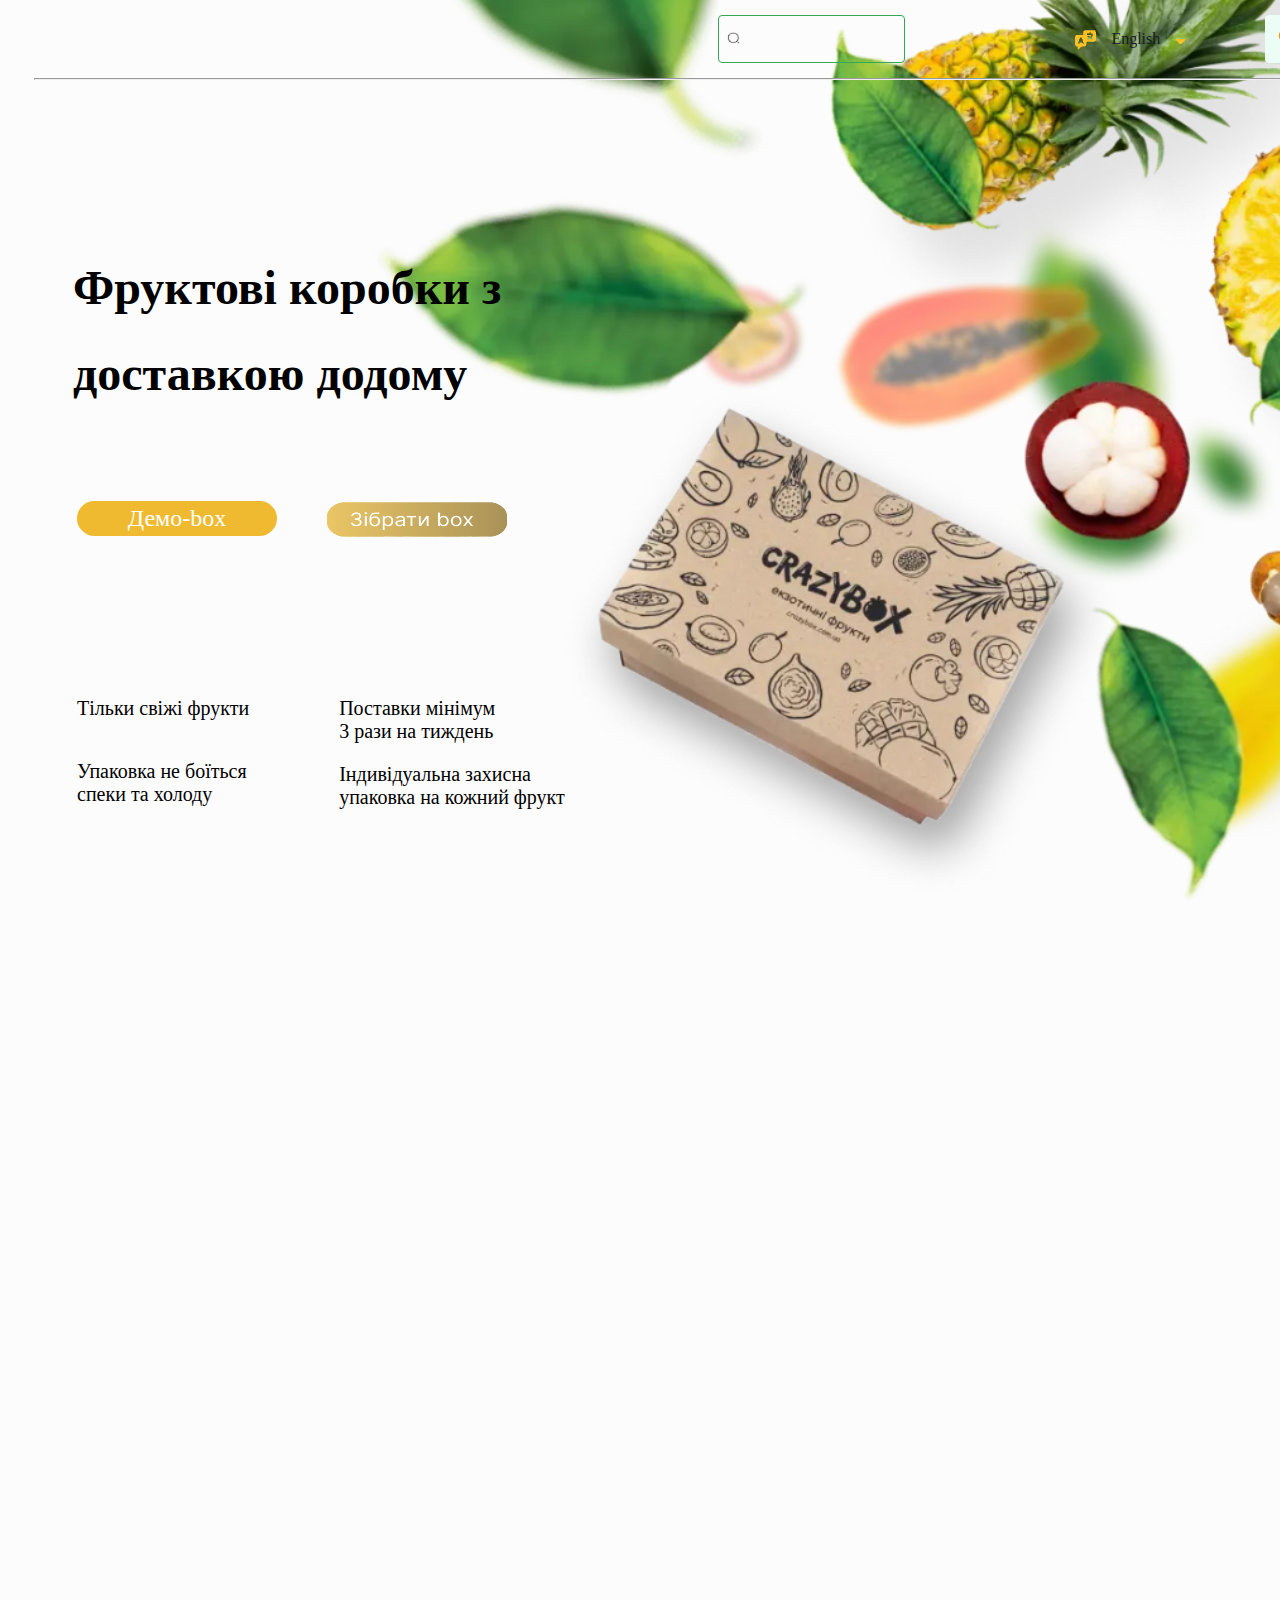
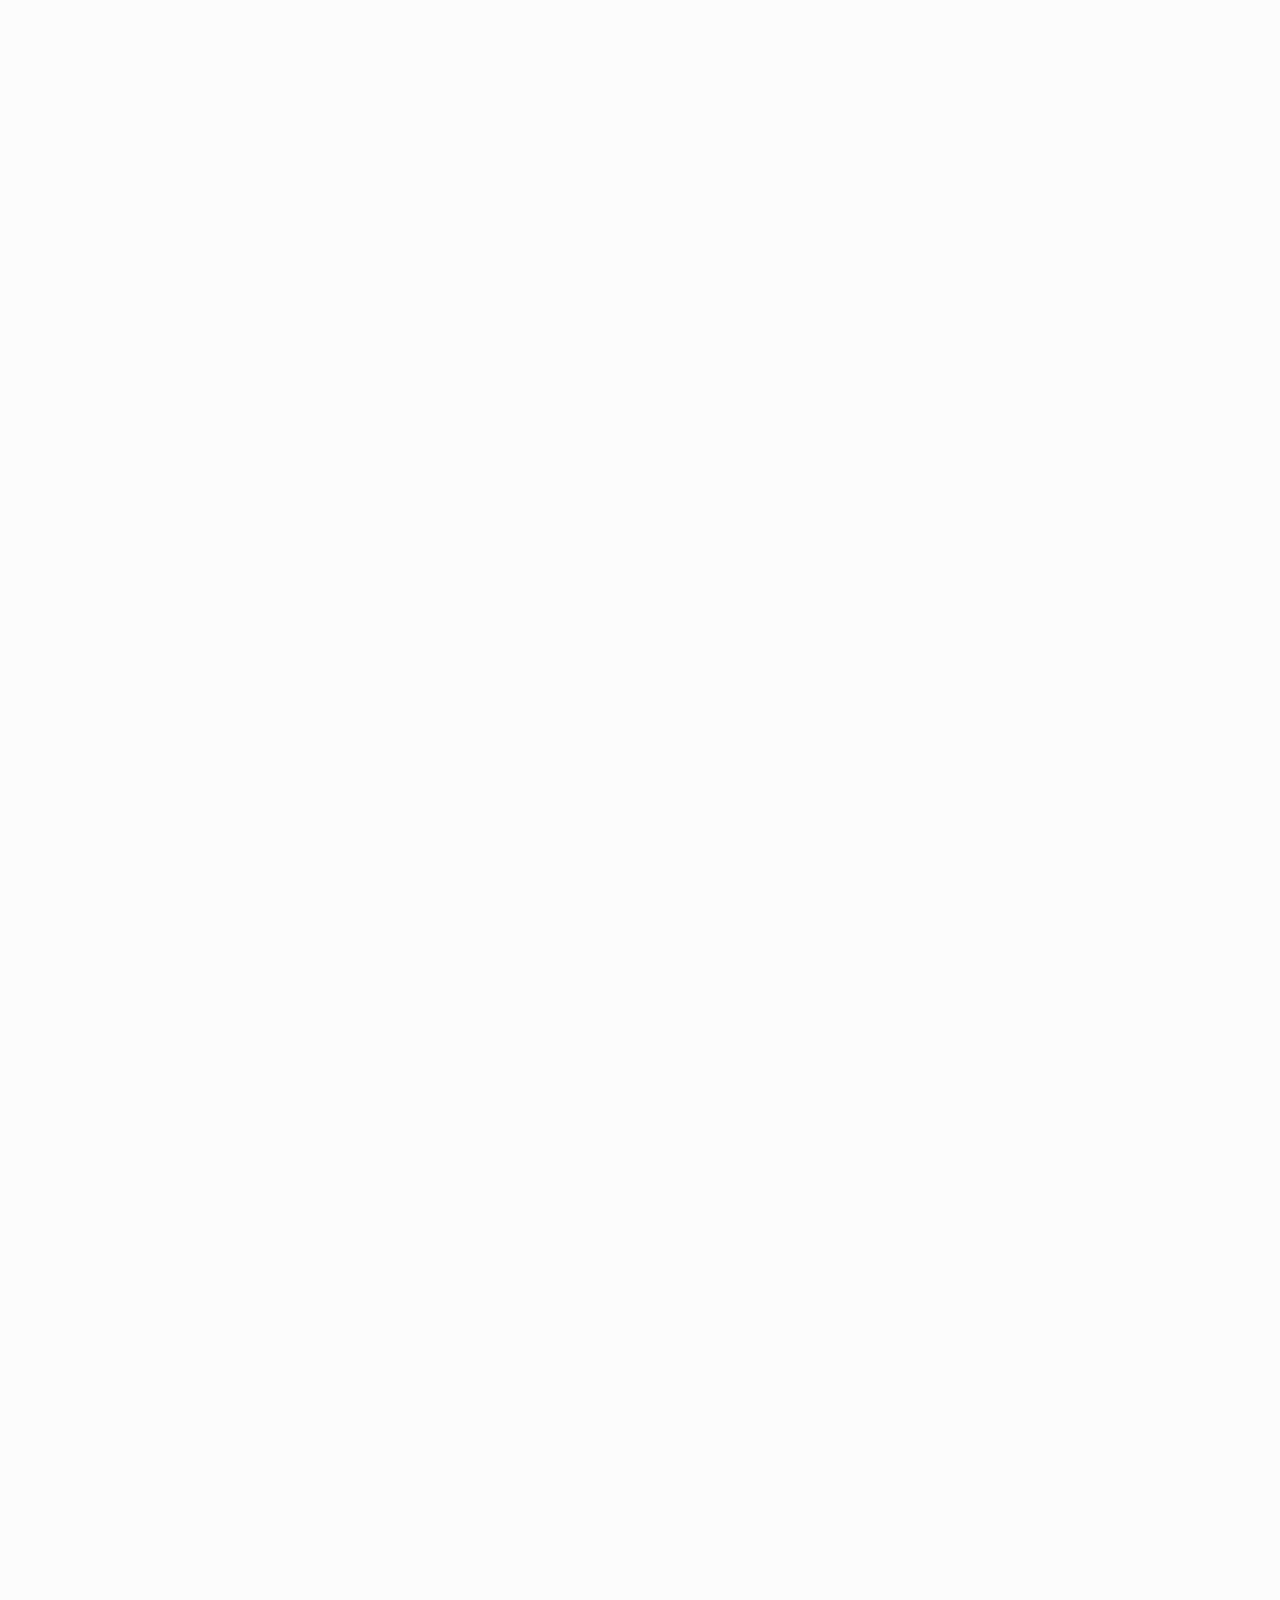
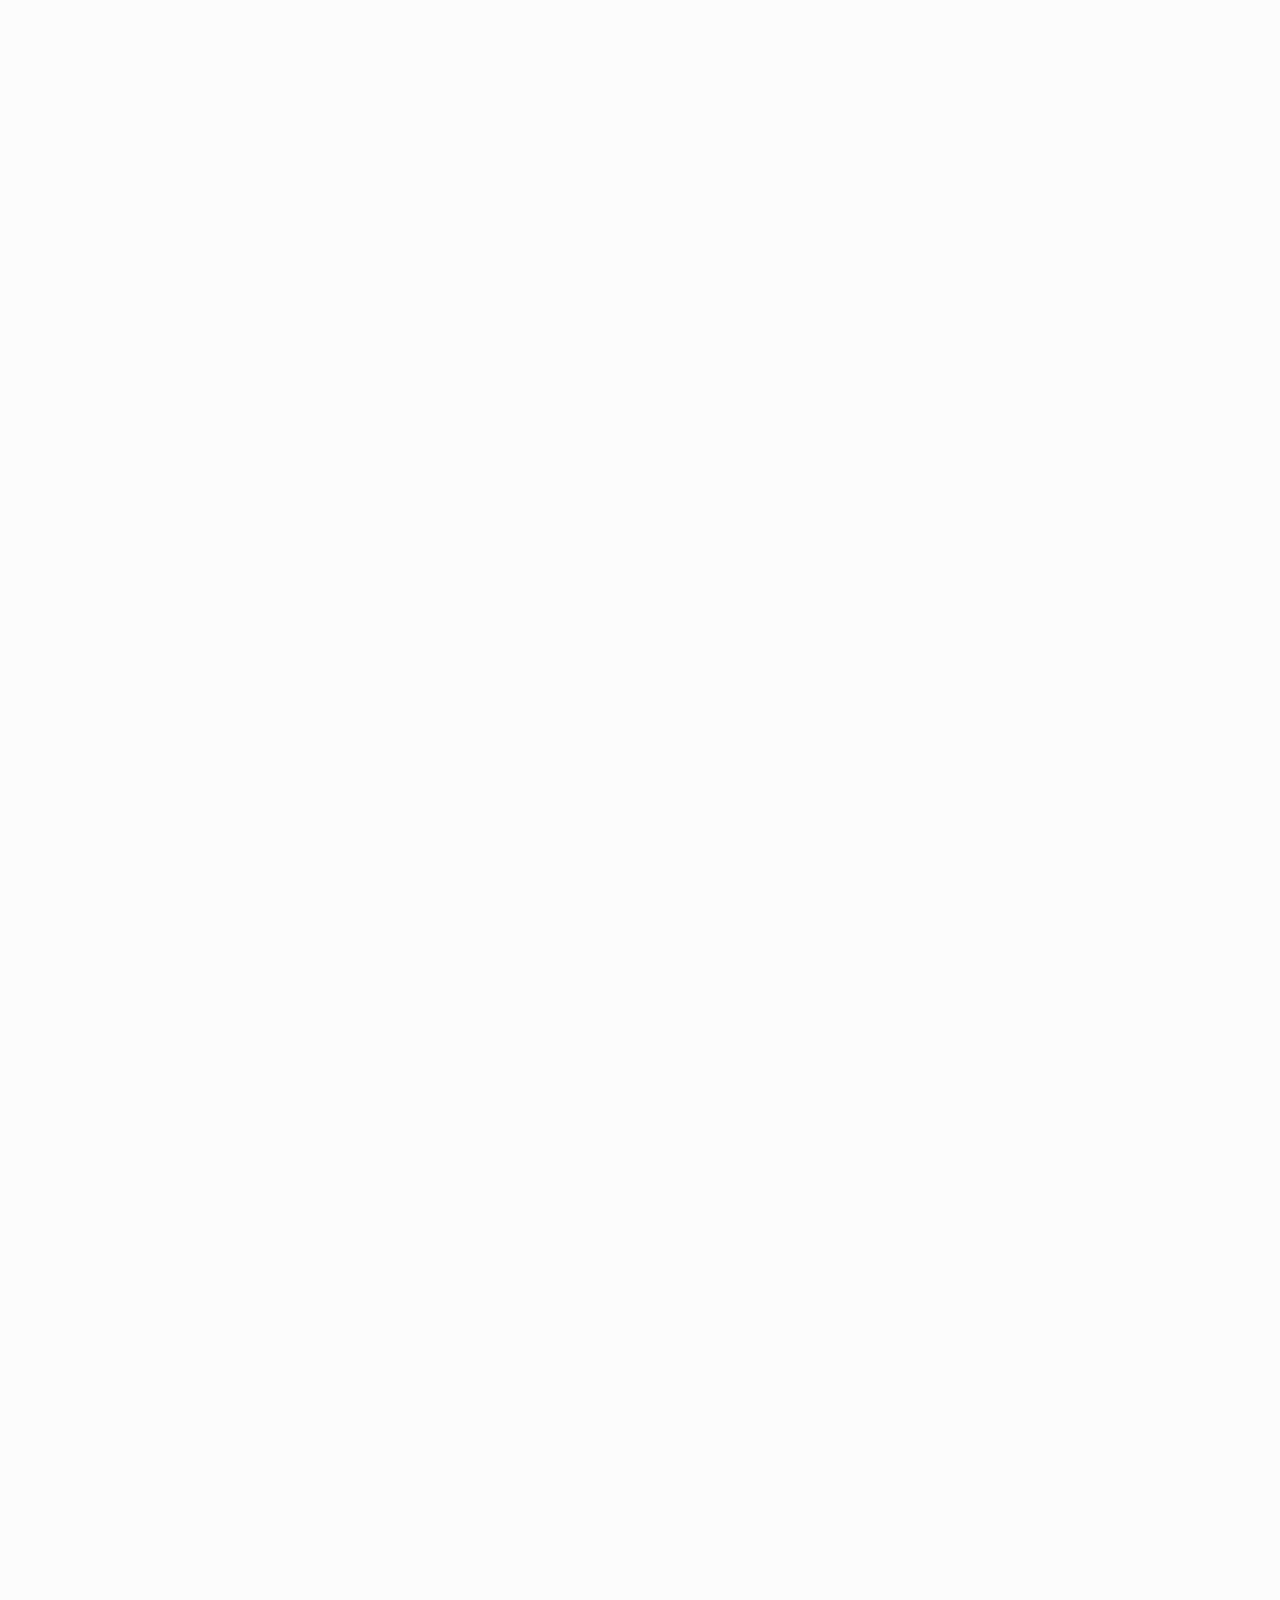
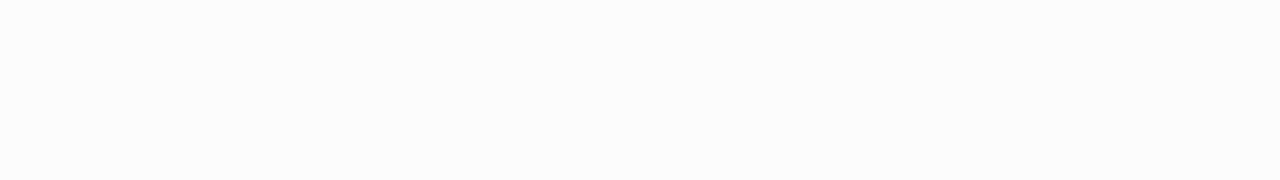
<file: index.html>
<html lang="en">

<head>
    <meta charset="UTF-8">
    <meta name="viewport" content="width=device-width, initial-scale=1.0">
    <title>Crazy Box</title>
    <link rel="stylesheet" href="style.css">
</head>

<body>
    <div class="first_box">
        <div class="header">
            <div class="first_inbox">
                <div>
                    <img src="search-normal.png" id="img1">
                </div>
                <div>
                    <input type="text" id="inv">
                </div>
            </div>
            <div class="second_inbox">
                <div><img src="Vector.png" id="img2"> </div>
                <div id="text1">English</div>
                <div id="s1"><button id="button1"><svg width="9.333740" height="5.094971" viewBox="0 0 9.33374 5.09497"
                            fill="none" xmlns="http://www.w3.org/2000/svg" xmlns:xlink="http://www.w3.org/1999/xlink">
                            <desc>
                                Created with Pixso.
                            </desc>
                            <defs />
                            <path id="Vector"
                                d="M8.61 0L4.45 0L0.71 0C0.07 0 -0.25 0.77 0.21 1.22L3.66 4.68C4.21 5.23 5.11 5.23 5.67 4.68L6.98 3.36L9.12 1.22C9.57 0.77 9.25 0 8.61 0Z"
                                fill="#FFC024" fill-opacity="1.000000" fill-rule="nonzero" />
                        </svg>
                    </button></div>
            </div>
            <div class="third_inbox">
                <div>
                    <button id="button2"><svg width="48.000000" height="48.000000" viewBox="0 0 48 48" fill="none"
                            xmlns="http://www.w3.org/2000/svg" xmlns:xlink="http://www.w3.org/1999/xlink">
                            <desc>
                                Created with Pixso.
                            </desc>
                            <defs>
                                <clipPath id="clip2340_1268">
                                    <rect id="Button" rx="4.000000" width="48.000000" height="48.000000" fill="white"
                                        fill-opacity="0" />
                                </clipPath>
                                <linearGradient x1="14.666504" y1="24.999960" x2="31.308170" y2="24.999960"
                                    id="paint_linear_2340_1273_0" gradientUnits="userSpaceOnUse">
                                    <stop stop-color="#F09308" />
                                    <stop offset="1.000000" stop-color="#8A5505" />
                                </linearGradient>
                                <linearGradient x1="25.500000" y1="21.041708" x2="28.416666" y2="21.041708"
                                    id="paint_linear_2340_1274_0" gradientUnits="userSpaceOnUse">
                                    <stop stop-color="#F09308" />
                                    <stop offset="1.000000" stop-color="#8A5505" />
                                </linearGradient>
                                <linearGradient x1="25.500000" y1="19.583292" x2="31.333334" y2="19.583292"
                                    id="paint_linear_2340_1275_0" gradientUnits="userSpaceOnUse">
                                    <stop stop-color="#F09308" />
                                    <stop offset="1.000000" stop-color="#8A5505" />
                                </linearGradient>
                            </defs>
                            <rect id="Button" rx="4.000000" width="48.000000" height="48.000000" fill="#ECFDF5"
                                fill-opacity="1.000000" />
                            <g clip-path="url(#clip2340_1268)">
                                <rect id="Light/Icon" width="20.000000" height="20.000000"
                                    transform="translate(14.000000 14.000000)" fill="#FFFFFF" fill-opacity="0" />
                                <path id="Vector"
                                    d="M31.09 31.18C30.95 31.48 30.77 31.76 30.53 32.03C30.12 32.48 29.67 32.8 29.16 33.01C28.66 33.22 28.12 33.33 27.54 33.33C26.69 33.33 25.78 33.13 24.82 32.72C23.86 32.31 22.9 31.76 21.95 31.07C20.99 30.37 20.09 29.6 19.22 28.74C18.36 27.87 17.59 26.96 16.89 26.01C16.21 25.06 15.66 24.11 15.26 23.17C14.86 22.22 14.66 21.31 14.66 20.45C14.66 19.88 14.76 19.34 14.96 18.84C15.16 18.33 15.48 17.86 15.92 17.45C16.45 16.92 17.04 16.66 17.65 16.66C17.89 16.66 18.12 16.71 18.33 16.81C18.54 16.91 18.74 17.06 18.89 17.28L20.82 20C20.97 20.21 21.08 20.4 21.15 20.59C21.23 20.76 21.27 20.94 21.27 21.1C21.27 21.29 21.21 21.5 21.09 21.69C20.99 21.88 20.83 22.08 20.63 22.28L19.99 22.94C19.9 23.03 19.86 23.14 19.86 23.27C19.86 23.34 19.87 23.39 19.89 23.46C19.91 23.53 19.94 23.58 19.95 23.63C20.1 23.9 20.36 24.26 20.73 24.7C21.1 25.13 21.5 25.57 21.94 26.01C22.39 26.45 22.82 26.86 23.26 27.24C23.7 27.6 24.05 27.85 24.34 28C24.38 28.02 24.43 28.04 24.49 28.07C24.55 28.1 24.62 28.1 24.7 28.1C24.84 28.1 24.95 28.05 25.04 27.96L25.67 27.34C25.88 27.13 26.08 26.97 26.27 26.87C26.46 26.75 26.65 26.7 26.86 26.7C27.02 26.7 27.19 26.73 27.37 26.8C27.55 26.88 27.74 26.99 27.95 27.13L30.71 29.09C30.93 29.24 31.08 29.41 31.17 29.62C31.25 29.83 31.3 30.04 31.3 30.27C31.3 30.57 31.24 30.88 31.09 31.18Z"
                                    stroke="url(#paint_linear_2340_1273_0)" stroke-opacity="1.000000"
                                    stroke-width="1.700000" />
                                <path id="Vector"
                                    d="M28.41 22.5C28.41 22 28.02 21.23 27.44 20.6C26.9 20.03 26.2 19.58 25.5 19.58"
                                    stroke="url(#paint_linear_2340_1274_0)" stroke-opacity="1.000000"
                                    stroke-width="1.700000" stroke-linejoin="round" stroke-linecap="round" />
                                <path id="Vector" d="M31.33 22.5C31.33 19.27 28.72 16.66 25.5 16.66"
                                    stroke="url(#paint_linear_2340_1275_0)" stroke-opacity="1.000000"
                                    stroke-width="1.700000" stroke-linejoin="round" stroke-linecap="round" />
                                <g opacity="0.000000" />
                            </g>
                        </svg>
                    </button>
                </div>
            </div>
            <div class="forth_inbox">
                <img src="Text.png" id="img3">
            </div>
        </div>
        <hr id="first_hr">
        <div class="qw">Фруктові коробки з </div><br>
        <div class="qw1"> доставкою додому</div>
        <div class="fifth_inbox">
            <div><button id="button3">Демо-box</button></div>
            <div><button class="button4"><img src="ddd.png" class="button4"></button></div>
        </div>
        <div class="sixth_inbox">
            <div class="first_ininbox">
                <div id="q1">
                    Тільки свіжі фрукти
                </div>
                <div id="q2">
                    Упаковка не боїться
                    <br>
                    спеки та холоду
                </div>
            </div>
            <div class="second_ininbox">
                <div id="q3">
                    Поставки мінімум
                    <br>
                    3 рази на тиждень
                </div>
                <div id="q4">
                    Індивідуальна захисна
                    <br>
                    упаковка на кожний фрукт
                </div>
            </div>
        </div>
    </div>
    <div class="second_box">

    </div>
</body>

</html>
</file>
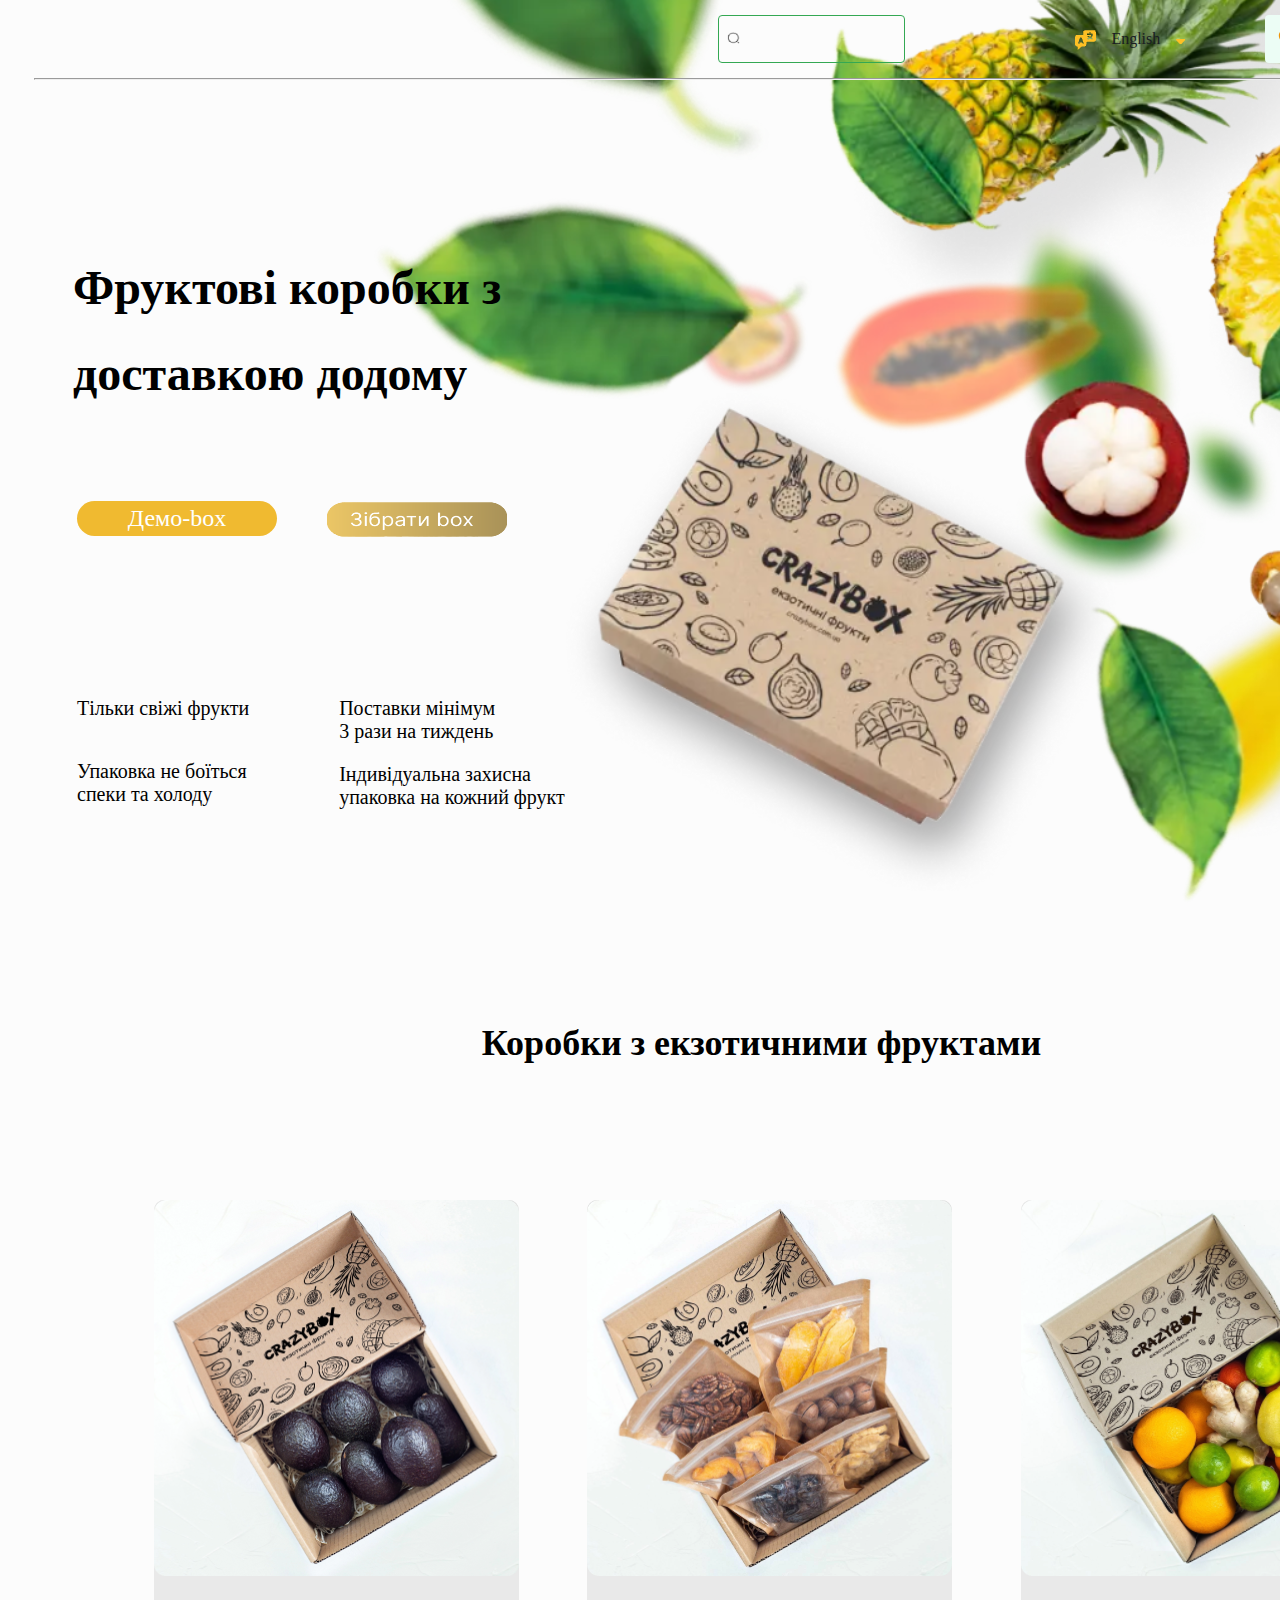
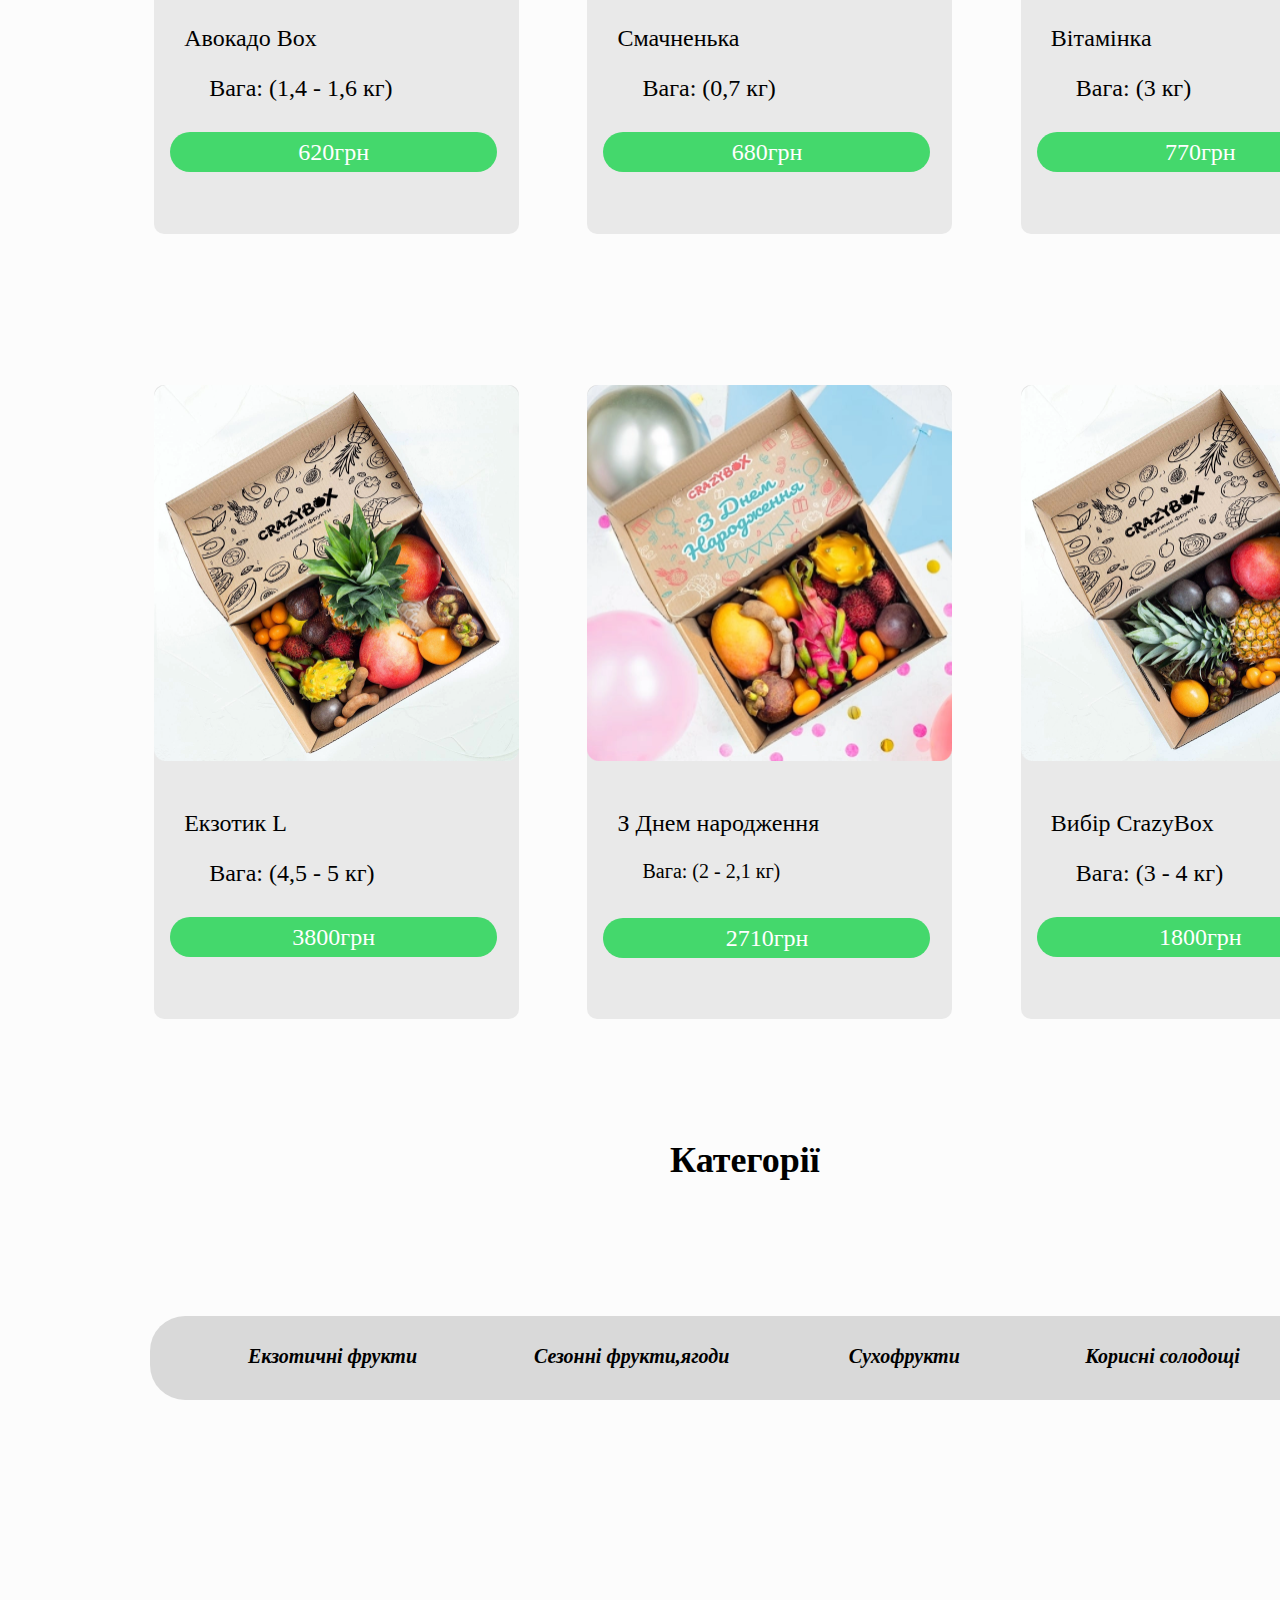
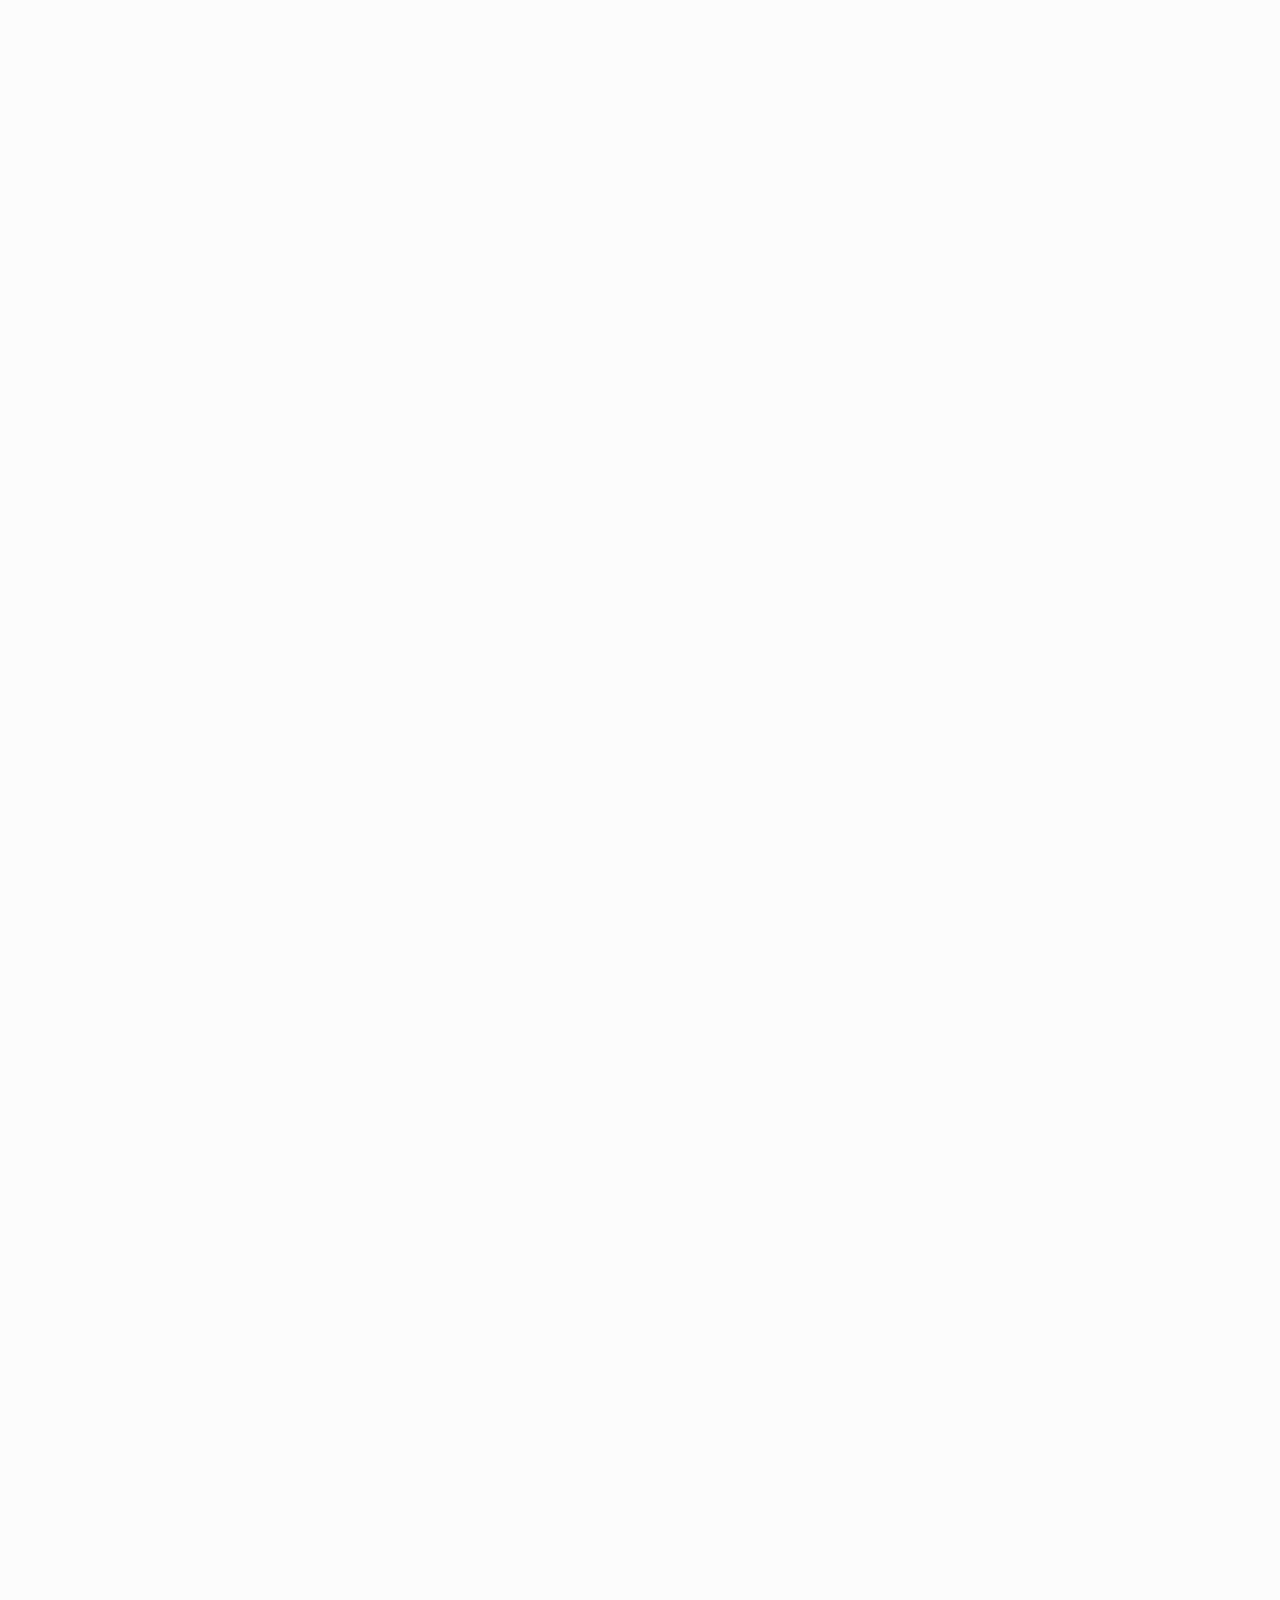
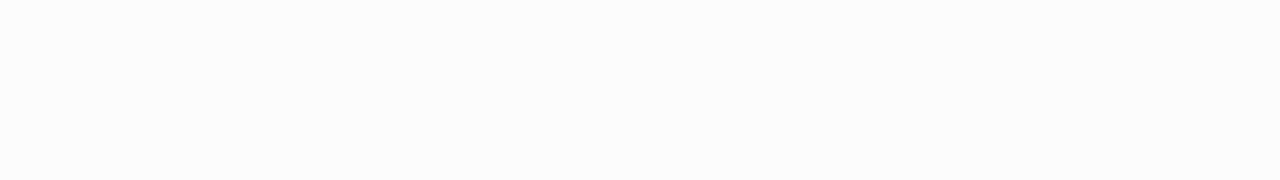
<file: index2.html>
<html lang="en">

<head>
    <meta charset="UTF-8">
    <meta name="viewport" content="width=device-width, initial-scale=1.0">
    <title>Crazy Box</title>
    <link rel="stylesheet" href="style.css">
</head>

<body>
    <div class="first_box">
        <div class="header">
            <div class="first_inbox">
                <div>
                    <img src="search-normal.png" id="img1">
                </div>
                <div>
                    <input type="text" id="inv">
                </div>
            </div>
            <div class="second_inbox">
                <div><img src="Vector.png" id="img2"> </div>
                <div id="text1">English</div>
                <div id="s1"><button id="button1"><svg width="9.333740" height="5.094971" viewBox="0 0 9.33374 5.09497"
                            fill="none" xmlns="http://www.w3.org/2000/svg" xmlns:xlink="http://www.w3.org/1999/xlink">
                            <desc>
                                Created with Pixso.
                            </desc>
                            <defs />
                            <path id="Vector"
                                d="M8.61 0L4.45 0L0.71 0C0.07 0 -0.25 0.77 0.21 1.22L3.66 4.68C4.21 5.23 5.11 5.23 5.67 4.68L6.98 3.36L9.12 1.22C9.57 0.77 9.25 0 8.61 0Z"
                                fill="#FFC024" fill-opacity="1.000000" fill-rule="nonzero" />
                        </svg>
                    </button></div>
            </div>
            <div class="third_inbox">
                <div>
                    <button id="button2"><svg width="48.000000" height="48.000000" viewBox="0 0 48 48" fill="none"
                            xmlns="http://www.w3.org/2000/svg" xmlns:xlink="http://www.w3.org/1999/xlink">
                            <desc>
                                Created with Pixso.
                            </desc>
                            <defs>
                                <clipPath id="clip2340_1268">
                                    <rect id="Button" rx="4.000000" width="48.000000" height="48.000000" fill="white"
                                        fill-opacity="0" />
                                </clipPath>
                                <linearGradient x1="14.666504" y1="24.999960" x2="31.308170" y2="24.999960"
                                    id="paint_linear_2340_1273_0" gradientUnits="userSpaceOnUse">
                                    <stop stop-color="#F09308" />
                                    <stop offset="1.000000" stop-color="#8A5505" />
                                </linearGradient>
                                <linearGradient x1="25.500000" y1="21.041708" x2="28.416666" y2="21.041708"
                                    id="paint_linear_2340_1274_0" gradientUnits="userSpaceOnUse">
                                    <stop stop-color="#F09308" />
                                    <stop offset="1.000000" stop-color="#8A5505" />
                                </linearGradient>
                                <linearGradient x1="25.500000" y1="19.583292" x2="31.333334" y2="19.583292"
                                    id="paint_linear_2340_1275_0" gradientUnits="userSpaceOnUse">
                                    <stop stop-color="#F09308" />
                                    <stop offset="1.000000" stop-color="#8A5505" />
                                </linearGradient>
                            </defs>
                            <rect id="Button" rx="4.000000" width="48.000000" height="48.000000" fill="#ECFDF5"
                                fill-opacity="1.000000" />
                            <g clip-path="url(#clip2340_1268)">
                                <rect id="Light/Icon" width="20.000000" height="20.000000"
                                    transform="translate(14.000000 14.000000)" fill="#FFFFFF" fill-opacity="0" />
                                <path id="Vector"
                                    d="M31.09 31.18C30.95 31.48 30.77 31.76 30.53 32.03C30.12 32.48 29.67 32.8 29.16 33.01C28.66 33.22 28.12 33.33 27.54 33.33C26.69 33.33 25.78 33.13 24.82 32.72C23.86 32.31 22.9 31.76 21.95 31.07C20.99 30.37 20.09 29.6 19.22 28.74C18.36 27.87 17.59 26.96 16.89 26.01C16.21 25.06 15.66 24.11 15.26 23.17C14.86 22.22 14.66 21.31 14.66 20.45C14.66 19.88 14.76 19.34 14.96 18.84C15.16 18.33 15.48 17.86 15.92 17.45C16.45 16.92 17.04 16.66 17.65 16.66C17.89 16.66 18.12 16.71 18.33 16.81C18.54 16.91 18.74 17.06 18.89 17.28L20.82 20C20.97 20.21 21.08 20.4 21.15 20.59C21.23 20.76 21.27 20.94 21.27 21.1C21.27 21.29 21.21 21.5 21.09 21.69C20.99 21.88 20.83 22.08 20.63 22.28L19.99 22.94C19.9 23.03 19.86 23.14 19.86 23.27C19.86 23.34 19.87 23.39 19.89 23.46C19.91 23.53 19.94 23.58 19.95 23.63C20.1 23.9 20.36 24.26 20.73 24.7C21.1 25.13 21.5 25.57 21.94 26.01C22.39 26.45 22.82 26.86 23.26 27.24C23.7 27.6 24.05 27.85 24.34 28C24.38 28.02 24.43 28.04 24.49 28.07C24.55 28.1 24.62 28.1 24.7 28.1C24.84 28.1 24.95 28.05 25.04 27.96L25.67 27.34C25.88 27.13 26.08 26.97 26.27 26.87C26.46 26.75 26.65 26.7 26.86 26.7C27.02 26.7 27.19 26.73 27.37 26.8C27.55 26.88 27.74 26.99 27.95 27.13L30.71 29.09C30.93 29.24 31.08 29.41 31.17 29.62C31.25 29.83 31.3 30.04 31.3 30.27C31.3 30.57 31.24 30.88 31.09 31.18Z"
                                    stroke="url(#paint_linear_2340_1273_0)" stroke-opacity="1.000000"
                                    stroke-width="1.700000" />
                                <path id="Vector"
                                    d="M28.41 22.5C28.41 22 28.02 21.23 27.44 20.6C26.9 20.03 26.2 19.58 25.5 19.58"
                                    stroke="url(#paint_linear_2340_1274_0)" stroke-opacity="1.000000"
                                    stroke-width="1.700000" stroke-linejoin="round" stroke-linecap="round" />
                                <path id="Vector" d="M31.33 22.5C31.33 19.27 28.72 16.66 25.5 16.66"
                                    stroke="url(#paint_linear_2340_1275_0)" stroke-opacity="1.000000"
                                    stroke-width="1.700000" stroke-linejoin="round" stroke-linecap="round" />
                                <g opacity="0.000000" />
                            </g>
                        </svg>
                    </button>
                </div>
            </div>
            <div class="forth_inbox">
                <img src="Text.png" id="img3">
            </div>
        </div>
        <hr id="first_hr">
        <div class="qw">Фруктові коробки з </div><br>
        <div class="qw1"> доставкою додому</div>
        <div class="fifth_inbox">
            <div><button id="button3">Демо-box</button></div>
            <div><button class="button4"><img src="ddd.png" class="button4"></button></div>
        </div>
        <div class="sixth_inbox">
            <div class="first_ininbox">
                <div id="q1">
                    Тільки свіжі фрукти
                </div>
                <div id="q2">
                    Упаковка не боїться
                    <br>
                    спеки та холоду
                </div>
            </div>
            <div class="second_ininbox">
                <div id="q3">
                    Поставки мінімум
                    <br>
                    3 рази на тиждень
                </div>
                <div id="q4">
                    Індивідуальна захисна
                    <br>
                    упаковка на кожний фрукт
                </div>
            </div>
        </div>
    </div>
    <br>
    <div id="first_text">Коробки з екзотичними фруктами</div>
    <div class="second_box">
        <div class="first_row">
            <div id="boxy1"><img src="image 1068.png" id="imgg1">
                <p id="t1">Авокадо Box</p>
                <p id="t11">Вага: (1,4 - 1,6 кг)</p>
                <button class="buttons">620грн</button>
            </div>
            <div id="boxy2"><img src="image 1064.png" id="imgg2">
                <p id="t2">Смачненька</p>
                <p id="t22">Вага: (0,7 кг)</p>
                <button class="buttons">680грн</button>
            </div>
            <div id="boxy3"><img src="image 1066.png" id="imgg3">
                <p id="t3">Вітамінка</p>
                <p id="t33">Вага: (3 кг)</p>
                <button class="buttons">770грн</button>
            </div>
        </div>
        <div class="second_row">
            <div id="boxy4"><img src="image 1072.png" id="imgg4">
                <p id="t4">Екзотик L</p>
                <p id="t44">Вага: (4,5 - 5 кг)</p>
                <button class="buttons">3800грн</button>
            </div>
            <div id="boxy5"><img src="image 1067.png" id="imgg5">
                <p id="t5">З Днем народження</p>
                <p id="t55">Вага: (2 - 2,1 кг)</p>
                <button id="smallone" class="buttons">2710грн</button>
            </div>
            <div id="boxy6"><img src="image 1071.png" id="imgg6">
                <p id="t6">Вибір CrazyBox</p>
                <p id="t66">Вага: (3 - 4 кг)</p>
                <button class="buttons">1800грн</button>
            </div>
        </div>
    </div>
    <div class="third_box">
        Категорії
    </div>
    <div id="polu">
        <button id="d1"><i>Eкзотичні фрукти</i></button>
        <button id="d2"><i>Сезонні фрукти,ягоди</i></button>
        <button id="d3"><i>Сухофрукти</i></button>
        <button id="d4"><i>Корисні солодощі</i></button>
    </div>
</body>

</html>
</file>
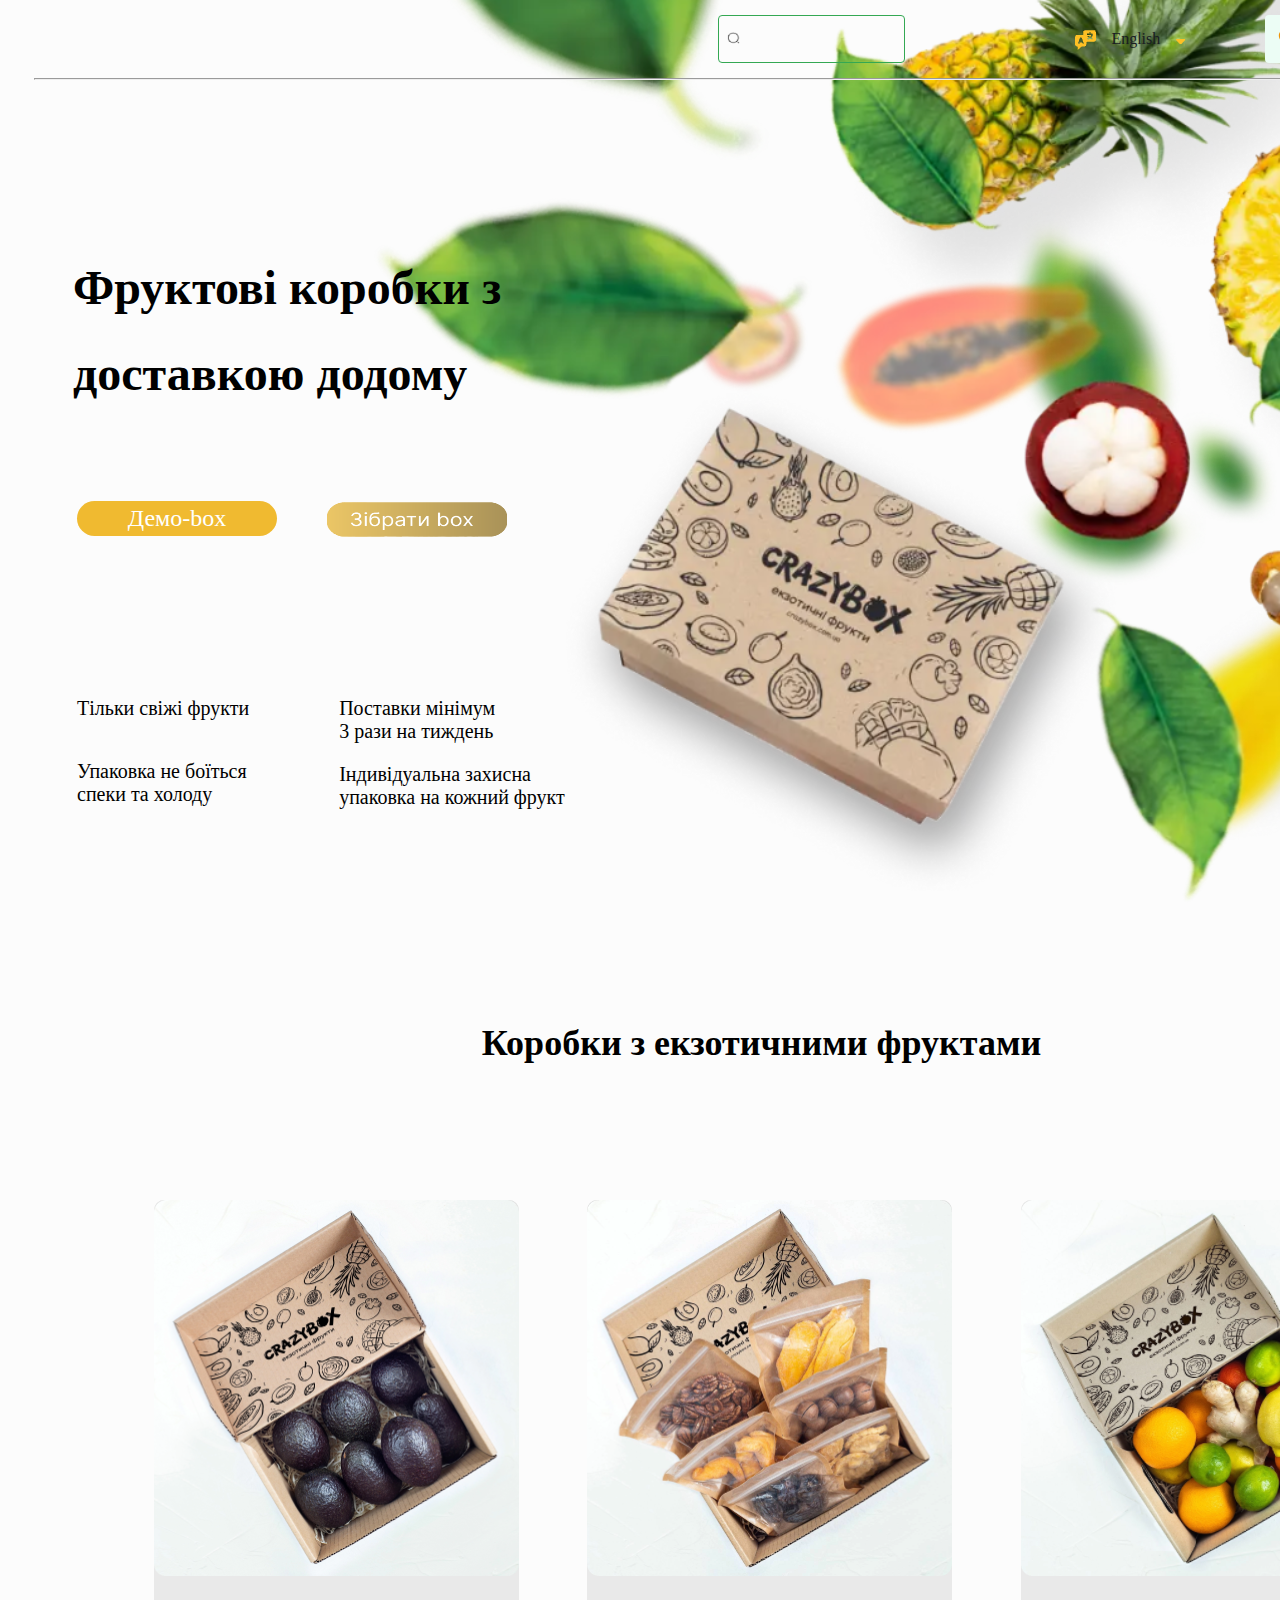
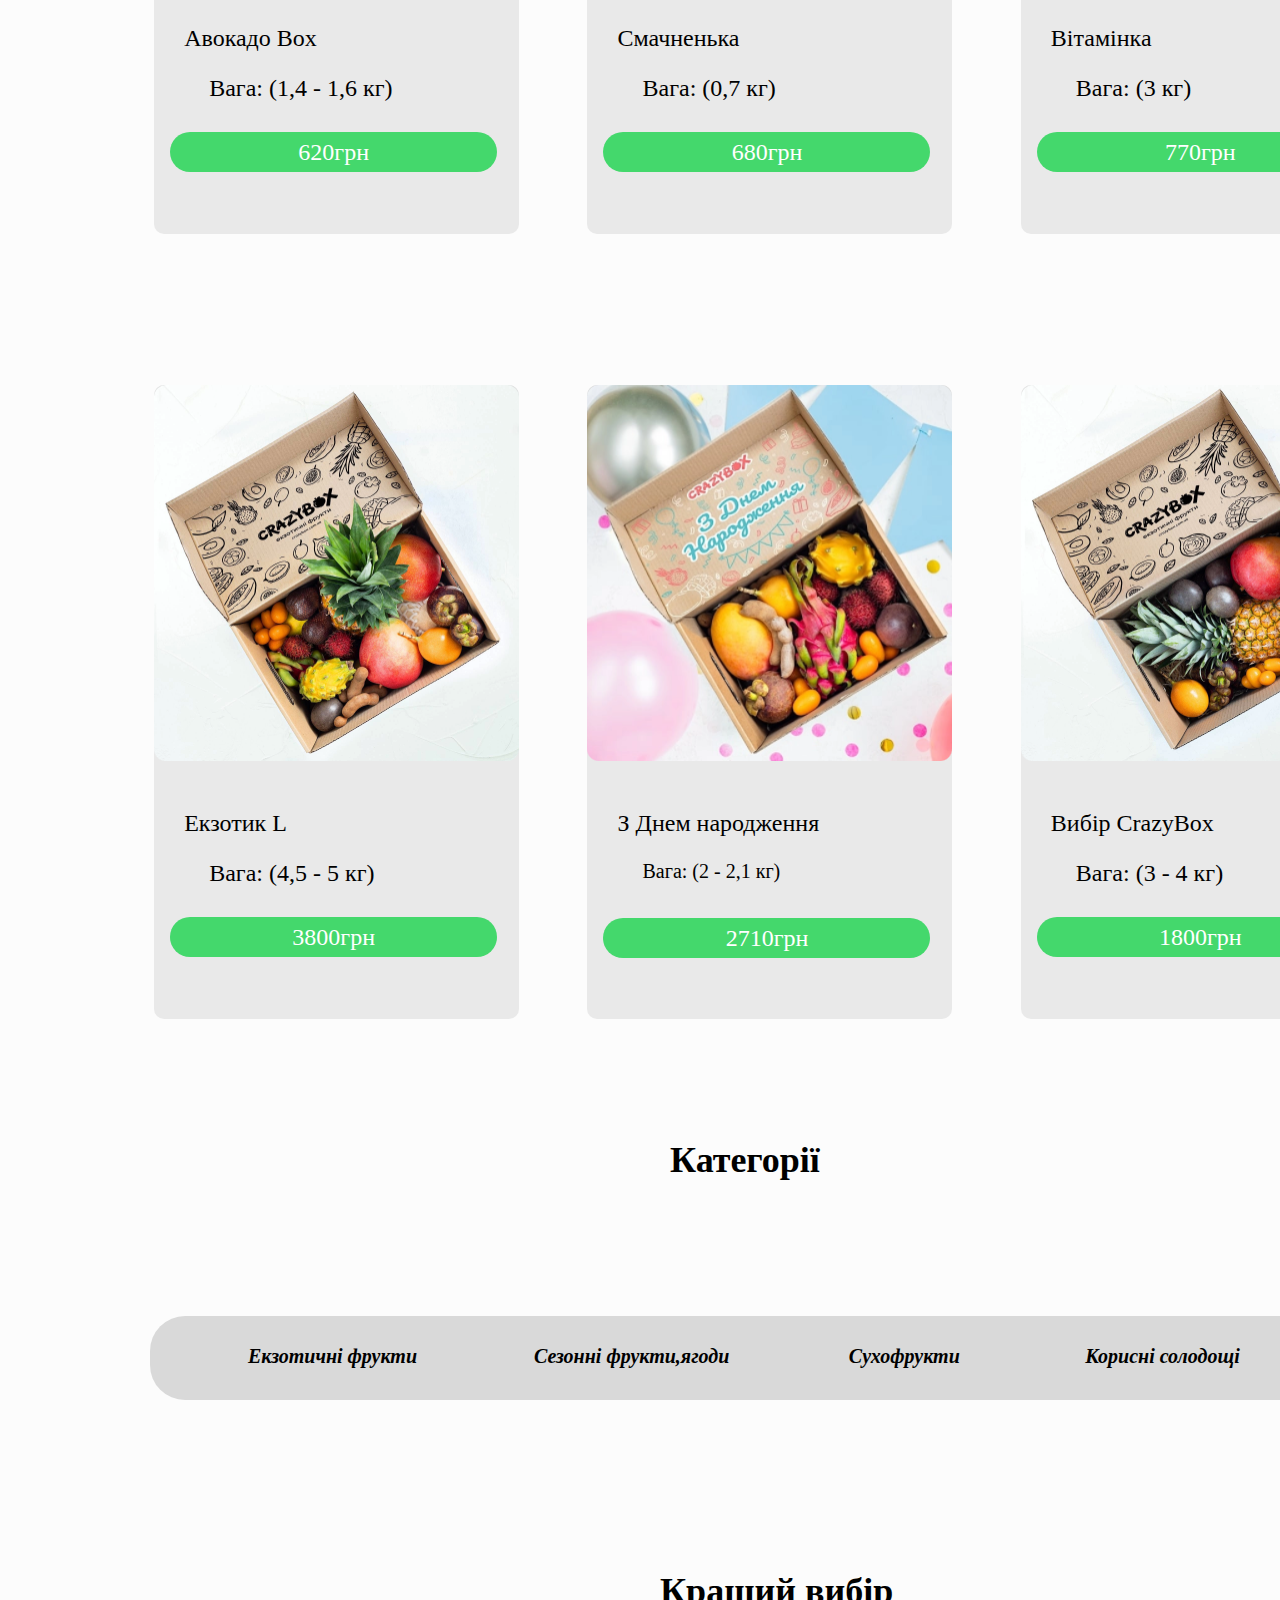
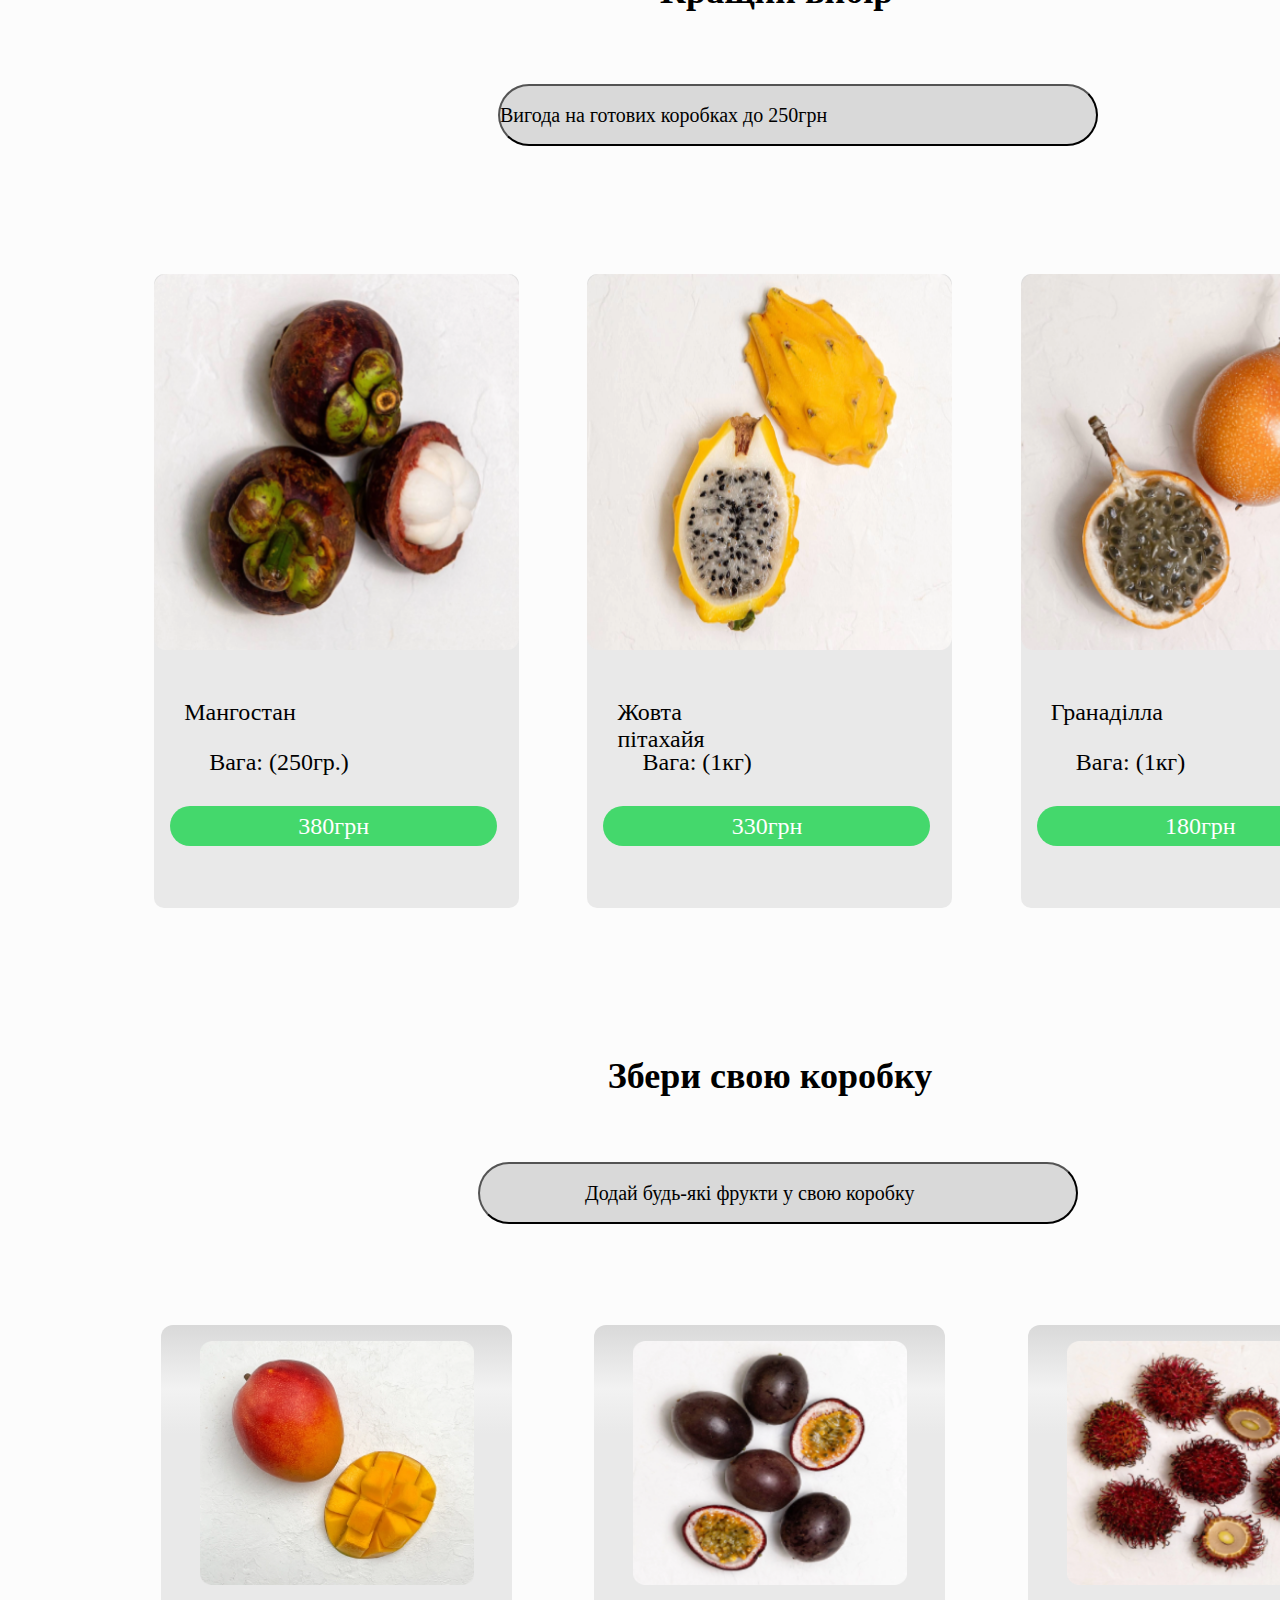
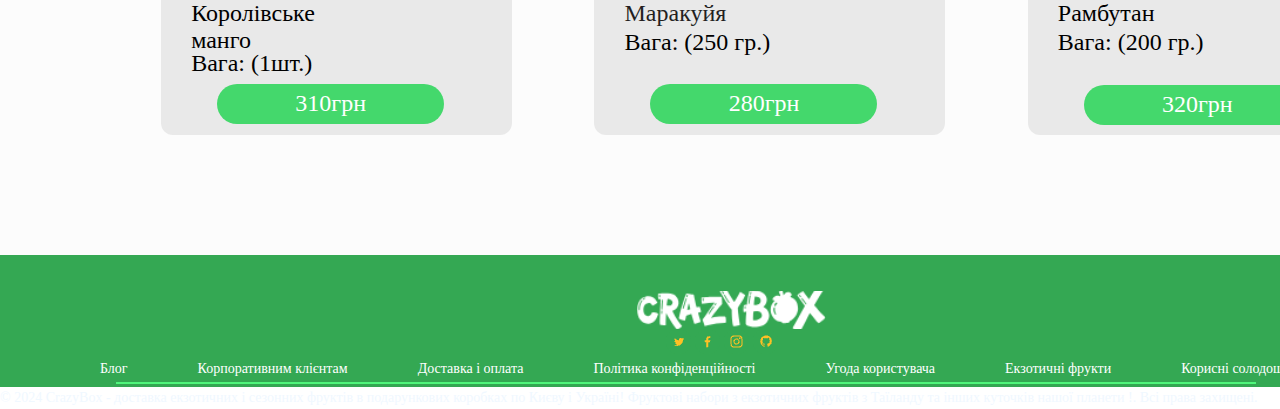
<file: index3.html>
<html lang="en">

<head>
    <meta charset="UTF-8">
    <meta name="viewport" content="width=device-width, initial-scale=1.0">
    <title>Crazy Box</title>
    <link rel="stylesheet" href="style.css">
</head>

<body>
    <div class="first_box">
        <div class="header">
            <div class="first_inbox">
                <div>
                    <img src="search-normal.png" id="img1">
                </div>
                <div>
                    <input type="text" id="inv">
                </div>
            </div>
            <div class="second_inbox">
                <div><img src="Vector.png" id="img2"> </div>
                <div id="text1">English</div>
                <div id="s1"><button id="button1"><svg width="9.333740" height="5.094971" viewBox="0 0 9.33374 5.09497"
                            fill="none" xmlns="http://www.w3.org/2000/svg" xmlns:xlink="http://www.w3.org/1999/xlink">
                            <desc>
                                Created with Pixso.
                            </desc>
                            <defs />
                            <path id="Vector"
                                d="M8.61 0L4.45 0L0.71 0C0.07 0 -0.25 0.77 0.21 1.22L3.66 4.68C4.21 5.23 5.11 5.23 5.67 4.68L6.98 3.36L9.12 1.22C9.57 0.77 9.25 0 8.61 0Z"
                                fill="#FFC024" fill-opacity="1.000000" fill-rule="nonzero" />
                        </svg>
                    </button></div>
            </div>
            <div class="third_inbox">
                <div>
                    <button id="button2"><svg width="48.000000" height="48.000000" viewBox="0 0 48 48" fill="none"
                            xmlns="http://www.w3.org/2000/svg" xmlns:xlink="http://www.w3.org/1999/xlink">
                            <desc>
                                Created with Pixso.
                            </desc>
                            <defs>
                                <clipPath id="clip2340_1268">
                                    <rect id="Button" rx="4.000000" width="48.000000" height="48.000000" fill="white"
                                        fill-opacity="0" />
                                </clipPath>
                                <linearGradient x1="14.666504" y1="24.999960" x2="31.308170" y2="24.999960"
                                    id="paint_linear_2340_1273_0" gradientUnits="userSpaceOnUse">
                                    <stop stop-color="#F09308" />
                                    <stop offset="1.000000" stop-color="#8A5505" />
                                </linearGradient>
                                <linearGradient x1="25.500000" y1="21.041708" x2="28.416666" y2="21.041708"
                                    id="paint_linear_2340_1274_0" gradientUnits="userSpaceOnUse">
                                    <stop stop-color="#F09308" />
                                    <stop offset="1.000000" stop-color="#8A5505" />
                                </linearGradient>
                                <linearGradient x1="25.500000" y1="19.583292" x2="31.333334" y2="19.583292"
                                    id="paint_linear_2340_1275_0" gradientUnits="userSpaceOnUse">
                                    <stop stop-color="#F09308" />
                                    <stop offset="1.000000" stop-color="#8A5505" />
                                </linearGradient>
                            </defs>
                            <rect id="Button" rx="4.000000" width="48.000000" height="48.000000" fill="#ECFDF5"
                                fill-opacity="1.000000" />
                            <g clip-path="url(#clip2340_1268)">
                                <rect id="Light/Icon" width="20.000000" height="20.000000"
                                    transform="translate(14.000000 14.000000)" fill="#FFFFFF" fill-opacity="0" />
                                <path id="Vector"
                                    d="M31.09 31.18C30.95 31.48 30.77 31.76 30.53 32.03C30.12 32.48 29.67 32.8 29.16 33.01C28.66 33.22 28.12 33.33 27.54 33.33C26.69 33.33 25.78 33.13 24.82 32.72C23.86 32.31 22.9 31.76 21.95 31.07C20.99 30.37 20.09 29.6 19.22 28.74C18.36 27.87 17.59 26.96 16.89 26.01C16.21 25.06 15.66 24.11 15.26 23.17C14.86 22.22 14.66 21.31 14.66 20.45C14.66 19.88 14.76 19.34 14.96 18.84C15.16 18.33 15.48 17.86 15.92 17.45C16.45 16.92 17.04 16.66 17.65 16.66C17.89 16.66 18.12 16.71 18.33 16.81C18.54 16.91 18.74 17.06 18.89 17.28L20.82 20C20.97 20.21 21.08 20.4 21.15 20.59C21.23 20.76 21.27 20.94 21.27 21.1C21.27 21.29 21.21 21.5 21.09 21.69C20.99 21.88 20.83 22.08 20.63 22.28L19.99 22.94C19.9 23.03 19.86 23.14 19.86 23.27C19.86 23.34 19.87 23.39 19.89 23.46C19.91 23.53 19.94 23.58 19.95 23.63C20.1 23.9 20.36 24.26 20.73 24.7C21.1 25.13 21.5 25.57 21.94 26.01C22.39 26.45 22.82 26.86 23.26 27.24C23.7 27.6 24.05 27.85 24.34 28C24.38 28.02 24.43 28.04 24.49 28.07C24.55 28.1 24.62 28.1 24.7 28.1C24.84 28.1 24.95 28.05 25.04 27.96L25.67 27.34C25.88 27.13 26.08 26.97 26.27 26.87C26.46 26.75 26.65 26.7 26.86 26.7C27.02 26.7 27.19 26.73 27.37 26.8C27.55 26.88 27.74 26.99 27.95 27.13L30.71 29.09C30.93 29.24 31.08 29.41 31.17 29.62C31.25 29.83 31.3 30.04 31.3 30.27C31.3 30.57 31.24 30.88 31.09 31.18Z"
                                    stroke="url(#paint_linear_2340_1273_0)" stroke-opacity="1.000000"
                                    stroke-width="1.700000" />
                                <path id="Vector"
                                    d="M28.41 22.5C28.41 22 28.02 21.23 27.44 20.6C26.9 20.03 26.2 19.58 25.5 19.58"
                                    stroke="url(#paint_linear_2340_1274_0)" stroke-opacity="1.000000"
                                    stroke-width="1.700000" stroke-linejoin="round" stroke-linecap="round" />
                                <path id="Vector" d="M31.33 22.5C31.33 19.27 28.72 16.66 25.5 16.66"
                                    stroke="url(#paint_linear_2340_1275_0)" stroke-opacity="1.000000"
                                    stroke-width="1.700000" stroke-linejoin="round" stroke-linecap="round" />
                                <g opacity="0.000000" />
                            </g>
                        </svg>
                    </button>
                </div>
            </div>
            <div class="forth_inbox">
                <img src="Text.png" id="img3">
            </div>
        </div>
        <hr id="first_hr">
        <div class="qw">Фруктові коробки з </div><br>
        <div class="qw1"> доставкою додому</div>
        <div class="fifth_inbox">
            <div><button id="button3">Демо-box</button></div>
            <div><button class="button4"><img src="ddd.png" class="button4"></button></div>
        </div>
        <div class="sixth_inbox">
            <div class="first_ininbox">
                <div id="q1">
                    Тільки свіжі фрукти
                </div>
                <div id="q2">
                    Упаковка не боїться
                    <br>
                    спеки та холоду
                </div>
            </div>
            <div class="second_ininbox">
                <div id="q3">
                    Поставки мінімум
                    <br>
                    3 рази на тиждень
                </div>
                <div id="q4">
                    Індивідуальна захисна
                    <br>
                    упаковка на кожний фрукт
                </div>
            </div>
        </div>
    </div>
    <br>
    <div id="first_text">Коробки з екзотичними фруктами</div>
    <div class="second_box">
        <div class="first_row">
            <div id="boxy1"><img src="image 1068.png" id="imgg1">
                <p id="t1">Авокадо Box</p>
                <p id="t11">Вага: (1,4 - 1,6 кг)</p>
                <button class="buttons1">620грн</button>
            </div>
            <div id="boxy2"><img src="image 1064.png" id="imgg2">
                <p id="t2">Смачненька</p>
                <p id="t22">Вага: (0,7 кг)</p>
                <button class="buttons1">680грн</button>
            </div>
            <div id="boxy3"><img src="image 1066.png" id="imgg3">
                <p id="t3">Вітамінка</p>
                <p id="t33">Вага: (3 кг)</p>
                <button class="buttons1">770грн</button>
            </div>
        </div>
        <div class="second_row">
            <div id="boxy4"><img src="image 1072.png" id="imgg4">
                <p id="t4">Екзотик L</p>
                <p id="t44">Вага: (4,5 - 5 кг)</p>
                <button class="buttons1">3800грн</button>
            </div>
            <div id="boxy5"><img src="image 1067.png" id="imgg5">
                <p id="t5">З Днем народження</p>
                <p id="t55">Вага: (2 - 2,1 кг)</p>
                <button id="smallone" class="buttons1">2710грн</button>
            </div>
            <div id="boxy6"><img src="image 1071.png" id="imgg6">
                <p id="t6">Вибір CrazyBox</p>
                <p id="t66">Вага: (3 - 4 кг)</p>
                <button class="buttons1">1800грн</button>
            </div>
        </div>
    </div>
    <div>
        <p class="third_box grow">Категорії</p>
    </div>
    <div id="polu">
        <button id="d1"><i>Eкзотичні фрукти</i></button>
        <button id="d2"><i>Сезонні фрукти,ягоди</i></button>
        <button id="d3"><i>Сухофрукти</i></button>
        <button id="d4"><i>Корисні солодощі</i></button>
    </div>




    <div class="best_choice">
        Кращий вибір
    </div>
    <div class="knopo4ka">
        <button class="button4ik">
            <tsx-1> Вигода на готових коробках до 250грн </tsx-1>
        </button>

    </div>




    <div id="first_text"></div>
    <div class="second_box">
        <div class="first_row">
            <div id="boxy1"><img src="image 1073.png" id="imgg1">
                <p id="t1">Мангостан</p>
                <p id="t11">Вага: (250гр.)</p>
                <button class="buttons">380грн</button>
            </div>
            <div id="boxy2"><img src="image 1074.png" id="imgg2">
                <p id="t2">Жовта пітахайя</p>
                <p id="t22">Вага: (1кг)</p>
                <button class="buttons">330грн</button>
            </div>
            <div id="boxy3"><img src="image 1075.png" id="imgg3">
                <p id="t3">Гранаділла</p>
                <p id="t33">Вага: (1кг)</p>
                <button class="buttons">180грн</button>
            </div>
        </div>


        <div class="zberu_box">
            Збери свою коробку

        </div>
        <div class="knopo4ka-2">
            <button class="button4ik-2">
                <p class="tsx-2"> Додай будь-які фрукти у свою коробку </p>
            </button>

        </div>

        <div class="second_row">
            <div id="box-1"><img src="image 1080.png" id="imge1">
                <p id="x-1">Королівське манго </p>
                <p id="x-11">Вага: (1шт.)</p>
                <button class="buttons-1">310грн</button>
            </div>
            <div id="box-2"><img src="image 1078.png" id="imge2">
                <p id="x-2"> Маракуйя</p>
                <p id="x-22">Вага: (250 гр.)</p>
                <button class="buttons-2">280грн</button>
            </div>
            <div id="box-3"><img src="image 1081.png" id="imge3">
                <p id="x-3">Рамбутан</p>
                <p id="x-33">Вага: (200 гр.)</p>
                <button class="buttons-3">320грн</button>
            </div>
        </div>
    </div>

    <footer class="footer">
        <div class="imgge"><img src="image 1083.png" id="imgge-id">

        </div>
        <div class="icons">
            <img src="1.png">
            <img src="2.png">
            <img src="3.png">
            <img src="4.png">
        </div>
        <div class="texT">
            <p class="texT1">Блог</p>
            <p class="texT2">Корпоративним клієнтам</p>
            <p class="texT3">Доставка і оплата</p>
            <p class="texT4">Політика конфіденційності</p>
            <p class="texT5">Угода користувача</p>
            <p class="texT6"> Екзотичні фрукти</p>
            <p class="texT7">Корисні солодощі</p>
        </div>

        <div>
            <button class="line"></button>
        </div>
        <div class="tsx-3">
            <p class="ttt">© 2024 CrazyBox - доставка екзотичних і сезонних фруктів в подарункових коробках по Києву і
                Україні! Фруктові набори з екзотичних фруктів з Таїланду та інших куточків нашої планети !. Всі права
                захищені.</p>
        </div>
    </footer>

</body>

</html>
</file>
<file: style.css>
* {
    padding: 0;
    margin: 0;
}

html {
    width: 1373px;
    height: 4980px;
    background-color: rgb(252, 252, 252);
}

.first_box {
    background-position: right;
    background: url('image\ 1048\ \(2\).png');
    width: 1519px;
    height: 1004px;
}

.second_box {
    justify-content: space-around;
    margin: 120px;
    width: 1300px;
}

.third_box {
    margin-top: 117px;
    margin-left: 670px;
    margin-bottom: 119px;
    width: 169px;
    height: 58px;
    color: rgb(0, 0, 0);
    font-family: Inter;
    font-size: 36px;
    font-weight: 700;
    animation-duration: 2s;
    animation-iteration-count: infinite;
    animation-timing-function: linear;
}

.grow {
    animation-name: grow;
}

@keyframes grow {
    from {
        font-size: 36px;
    }

    to {
        font-size: 50px;
    }
}

.qw {
    color: rgb(0, 0, 0);
    font-family: Inter;
    font-size: 48px;
    font-weight: 700;
    margin-left: 73px;
    margin-top: 180px;
}

.qw1 {
    color: rgb(0, 0, 0);
    font-family: Inter;
    font-size: 48px;
    font-weight: 700;
    margin-left: 73px;
    margin-top: 13px;
}

.header {
    display: flex;
    flex-direction: row;
    justify-content: right;
    padding: 15px;
}

#inv {
    background: none;
    border: none;
    margin-top: 7.5px;
    margin-left: 3px;
}

#img1 {
    margin-top: 7.5px;
    width: 12.67px;
    height: 12.67px;
}

.first_inbox {
    display: flex;
    flex-direction: row;
    border: 1px rgb(52, 168, 83) solid;
    border-radius: 4px;
    padding: 8px;
    width: 169px;
    margin-right: 170px;
}

.second_inbox {
    display: flex;
    flex-direction: row;
    width: 110px;
    justify-content: space-between;
    margin-top: 15px;
    margin-right: 80px;
}

.third_inbox {
    margin-right: 20px;
}

.forth_inbox {
    margin-right: 30px;
    margin-top: 10px;
}

.fifth_inbox {
    display: flex;
    flex-direction: row;
    margin-left: 77px;
    margin-top: 100px;
}

.sixth_inbox {
    display: flex;
    flex-direction: row;
    font-family: Inter;
    font-weight: 400;
    font-size: 20px;
    color: black;
    margin-left: 77px;
    margin-top: 160px;
}

.first_ininbox {
    display: flex;
    flex-direction: column;
    margin-right: 90px;
}

.second_ininbox {
    display: flex;
    flex-direction: column;
}

#text1 {
    font-weight: 400;
    font-size: 16px;
    text-align: center;
    color: rgb(25, 29, 35);
    font-family: Manrope;
}

#button1,
#button2 {

    border: none;
    background: none;
}

#button3 {
    width: 200px;
    height: 35px;
    border-radius: 20px;
    border: none;
    background: rgb(240, 186, 48);
    font-family: Inter;
    font-size: 24px;
    font-weight: 400;
    color: rgb(255, 255, 255);
    margin-right: 50px;

}

.button4 {
    border: none;
    background: none;
    width: 180px;
    height: 36px;
}

#s1 {
    margin-top: 9px;
}

#img3 {
    width: 141px;
}

#first_hr {
    border: 1px Middle rgb(231, 234, 238);
    width: 1451px;
    margin-left: 34px;
}


#q4 {
    margin-top: 20px;
}

#q2 {
    margin-top: 40px;
}

#first_text {
    width: 623px;
    height: 58px;
    text-align: center;
    color: rgb(0, 0, 0);
    font-family: Inter;
    font-size: 36px;
    font-weight: 700;
    margin-left: 450px;
}

.first_row {
    display: flex;
    flex-direction: row;
    justify-content: space-around;
}

.second_row {
    display: flex;
    flex-direction: row;
    justify-content: space-around;
    margin-top: 151px;
}

#boxy1 {
    width: 365px;
    height: 634px;
    border-radius: 10px;
    background: linear-gradient(180.00deg, rgb(217, 217, 217), rgb(242, 242, 242) 15.6%, rgb(233, 233, 233) 26.6%);
}

#boxy1,
#boxy2,
#boxy3,
#boxy4,
#boxy5,
#boxy6 {
    animation-duration: 3s;
    animation-name: slidein;
}

@keyframes slidein {
    from {
        translate: 150vw 0;
        scale: 200% 1;
    }

    to {
        translate: 0 0;
        scale: 100% 1;
    }
}

.buttons1 {
    display: inline-block;
    animation-duration: 3s;
    animation-name: growshrink;
}

@keyframes growshrink {

    25%,
    75% {
        scale: 100%;
    }

    50% {
        scale: 120%;

    }
}

#boxy2 {
    width: 365px;
    height: 634px;
    border-radius: 10px;
    background: linear-gradient(180.00deg, rgb(217, 217, 217), rgb(242, 242, 242) 15.6%, rgb(233, 233, 233) 26.6%);
}

#boxy3 {
    width: 365px;
    height: 634px;
    border-radius: 10px;
    background: linear-gradient(180.00deg, rgb(217, 217, 217), rgb(242, 242, 242) 15.6%, rgb(233, 233, 233) 26.6%);
}

#boxy4 {
    width: 365px;
    height: 634px;
    border-radius: 10px;
    background: linear-gradient(180.00deg, rgb(217, 217, 217), rgb(242, 242, 242) 15.6%, rgb(233, 233, 233) 26.6%);
}

#boxy5 {
    width: 365px;
    height: 634px;
    border-radius: 10px;
    background: linear-gradient(180.00deg, rgb(217, 217, 217), rgb(242, 242, 242) 15.6%, rgb(233, 233, 233) 26.6%);
}

#boxy6 {
    width: 365px;
    height: 634px;
    border-radius: 10px;
    background: linear-gradient(180.00deg, rgb(217, 217, 217), rgb(242, 242, 242) 15.6%, rgb(233, 233, 233) 26.6%);
}

#imgg1 {
    width: 365px;
    height: 376px;
}

#imgg2 {
    width: 365px;
    height: 376px;
}

#imgg3 {
    width: 365px;
    height: 376px;
}

#imgg4 {
    width: 365px;
    height: 376px;
}

#imgg5 {
    width: 365px;
    height: 376px;
}

#imgg6 {
    width: 365px;
    height: 376px;
}

#t1 {
    width: 149px;
    height: 29px;
    color: rgb(0, 0, 0);
    font-family: Inter;
    font-size: 24px;
    font-weight: 400;
    margin-left: 30px;
    margin-top: 49px;
    margin-bottom: 21px;
}

#t11 {
    width: 203px;
    height: 29px;
    color: rgb(0, 0, 0);
    font-family: Inter;
    font-size: 24px;
    font-weight: 400;
    margin-left: 55px;
}

#t2 {
    width: 145px;
    height: 29px;
    color: rgb(0, 0, 0);
    font-family: Inter;
    font-size: 24px;
    font-weight: 400;
    margin-left: 30px;
    margin-top: 49px;
    margin-bottom: 21px;
}

#t22 {
    width: 149px;
    height: 29px;
    color: rgb(0, 0, 0);
    font-family: Inter;
    font-size: 24px;
    font-weight: 400;
    margin-left: 55px;
}

#t3 {
    width: 112px;
    height: 29px;
    color: rgb(0, 0, 0);
    font-family: Inter;
    font-size: 24px;
    font-weight: 400;
    margin-left: 30px;
    margin-top: 49px;
    margin-bottom: 21px;
}

#t33 {
    width: 130px;
    height: 29px;
    color: rgb(0, 0, 0);
    font-family: Inter;
    font-size: 24px;
    font-weight: 400;
    margin-left: 55px;
}

#t4 {
    width: 113px;
    height: 29px;
    color: rgb(0, 0, 0);
    font-family: Inter;
    font-size: 24px;
    font-weight: 400;
    margin-left: 30px;
    margin-top: 49px;
    margin-bottom: 21px;
}

#t44 {
    width: 190px;
    height: 29px;
    color: rgb(0, 0, 0);
    font-family: Inter;
    font-size: 24px;
    font-weight: 400;
    margin-left: 55px;
}

#t5 {
    width: 239px;
    height: 29px;
    color: rgb(0, 0, 0);
    font-family: Inter;
    font-size: 24px;
    font-weight: 400;
    margin-left: 30px;
    margin-top: 49px;
    margin-bottom: 21px;
}

#t55 {
    position: absolute;
    width: 154px;
    height: 24px;
    color: rgb(0, 0, 0);
    font-family: Inter;
    font-size: 20px;
    font-weight: 400;
    margin-left: 55px;
}

#t6 {
    width: 180px;
    height: 29px;
    color: rgb(0, 0, 0);
    font-family: Inter;
    font-size: 24px;
    font-weight: 400;
    margin-left: 30px;
    margin-top: 49px;
    margin-bottom: 21px;
}

#t66 {
    width: 170px;
    height: 29px;
    color: rgb(0, 0, 0);
    font-family: Inter;
    font-size: 24px;
    font-weight: 400;
    margin-left: 55px;
}

.buttons1 {
    margin-top: 28px;
    margin-left: 16px;
    width: 327px;
    height: 40px;
    border-radius: 25px;
    background: rgb(68, 216, 108);
    border: none;
    font-family: Inter;
    font-size: 24px;
    font-weight: 400;
    color: rgb(255, 255, 255);
}

.buttons {
    margin-top: 28px;
    margin-left: 16px;
    width: 327px;
    height: 40px;
    border-radius: 25px;
    background: rgb(68, 216, 108);
    border: none;
    font-family: Inter;
    font-size: 24px;
    font-weight: 400;
    color: rgb(255, 255, 255);
}

#smallone {
    margin-top: 58px;
}

#polu {
    margin-left: 150px;
    margin-bottom: 117px;
    border-radius: 35px;
    background-color: rgb(217, 217, 217);
    width: 1239px;
    height: 84px;
    display: flex;
    flex-direction: row;
    justify-content: space-between;
}

#d1 {
    margin-left: 93px;
    width: 179px;
    height: 24px;
    color: rgb(0, 0, 0);
    font-family: Inter;
    font-size: 20px;
    font-weight: 700;
    margin-top: 28px;
    background: none;
    border: none;
}

#d2 {
    width: 212px;
    height: 24px;
    color: rgb(0, 0, 0);
    font-family: Inter;
    font-size: 20px;
    font-weight: 700;
    margin-top: 28px;
    background: none;
    border: none;
}

#d3 {
    width: 126px;
    height: 24px;
    color: rgb(0, 0, 0);
    font-family: Inter;
    font-size: 20px;
    font-weight: 700;
    margin-top: 28px;
    background: none;
    border: none;
}

#d4 {
    width: 183px;
    height: 24px;
    color: rgb(0, 0, 0);
    font-family: Inter;
    font-size: 20px;
    font-weight: 700;
    margin-right: 135px;
    margin-top: 28px;
    background: none;
    border: none;
}

.best_choice {

    width: 254px;
    height: 58px;
    margin-left: 660px;
    margin-right: 540px;
    margin-top: 170px;
    color: rgb(0, 0, 0);
    font-family: Inter;
    font-size: 36px;
    font-weight: 700;
}

.button4ik {
    border-radius: 35px;
    background: rgb(217, 217, 217);
    width: 600px;
    height: 62px;
    color: rgb(0, 0, 0);
    font-family: Inter;
    font-size: 20px;
    font-weight: 400;
    line-height: 24px;
    text-align: left;
    margin-left: 470px;
    margin-top: 28px;
}

.knopo4ka {
    margin-top: 28px;
    margin-left: 28px;
    width: 327px;
    height: 40px;


}

.zberu_box {
    color: rgb(0, 0, 0);
    font-family: Inter;
    font-size: 36px;
    font-weight: 700;
    line-height: 57.8px;
    letter-spacing: 0%;
    text-align: center;
    margin-top: 140px;
}

.knopo4ka-2 {
    margin-top: 28px;
    margin-left: 28px;
    width: 327px;
    height: 40px;


}

.button4ik-2 {
    border-radius: 35px;
    background: rgb(217, 217, 217);
    width: 600px;
    height: 62px;
    color: rgb(0, 0, 0);
    font-family: Inter;
    font-size: 20px;
    font-weight: 400;
    line-height: 24px;
    text-align: left;
    margin-left: 330px;
    margin-top: 28px;
}

.tsx-2 {
    margin-left: 105px;
    color: rgb(0, 0, 0);
    font-family: Inter;
    font-size: 20px;
}

.tsx-1 {
    margin-left: 200px;
    color: rgb(0, 0, 0);
    font-family: Inter;
    font-size: 20px;
}



.second_row1 {
    display: flex;
    flex-direction: row;
    justify-content: space-around;
    margin-top: 151px;
}

#box-1 {
    width: 351px;
    height: 410px;
    border-radius: 12px;
    background: linear-gradient(180.00deg, rgb(217, 217, 217), rgb(242, 242, 242) 15.6%, rgb(233, 233, 233) 26.6%);
}

#box-2 {
    width: 351px;
    height: 410px;
    border-radius: 12px;
    background: linear-gradient(180.00deg, rgb(217, 217, 217), rgb(242, 242, 242) 15.6%, rgb(233, 233, 233) 26.6%);
}

#box-3 {
    width: 351px;
    height: 410px;
    border-radius: 12px;
    background: linear-gradient(180.00deg, rgb(217, 217, 217), rgb(242, 242, 242) 15.6%, rgb(233, 233, 233) 26.6%);
}



#imge1 {
    width: 274px;
    height: 244px;
    margin-left: 39px;
    margin-top: 16px;
}

#imge2 {
    width: 274px;
    height: 244px;
    margin-left: 39px;
    margin-top: 16px;
}

#imge3 {
    width: 274px;
    height: 244px;
    margin-left: 39px;
    margin-top: 16px;
}

.buttons-1 {
    margin-top: 5px;
    margin-left: 56px;
    width: 227px;
    height: 40px;
    border-radius: 25px;
    background: rgb(68, 216, 108);
    border: none;
    font-family: Inter;
    font-size: 24px;
    font-weight: 400;
    color: rgb(255, 255, 255);
}

.buttons-2 {
    margin-top: 55px;
    margin-left: 56px;
    width: 227px;
    height: 40px;
    border-radius: 25px;
    background: rgb(68, 216, 108);
    border: none;
    font-family: Inter;
    font-size: 24px;
    font-weight: 400;
    color: rgb(255, 255, 255);
}

.buttons-3 {
    margin-top: 27px;
    margin-left: 56px;
    width: 227px;
    height: 40px;
    border-radius: 25px;
    background: rgb(68, 216, 108);
    border: none;
    font-family: Inter;
    font-size: 24px;
    font-weight: 400;
    color: rgb(255, 255, 255);
}

.buttons-3:hover {
    background-color: rgb(216, 8, 8);
    color: black;
    transform: scale(1.1);
}

.buttons-2:hover {
    background-color: rgb(216, 8, 8);
    color: black;
    transform: scale(1.1);
}

.buttons-1:hover {
    background-color: rgb(216, 8, 8);
    color: black;
    transform: scale(1.1);
}





#x-1 {
    width: 113px;
    height: 29px;
    color: rgb(0, 0, 0);
    font-family: Inter;
    font-size: 24px;
    font-weight: 400;
    margin-left: 30px;
    margin-top: 15px;
    margin-bottom: 21px;
}

#x-11 {
    width: 190px;
    height: 29px;
    color: rgb(0, 0, 0);
    font-family: Inter;
    font-size: 24px;
    font-weight: 400;
    margin-left: 30px;
}

#x-2 {
    width: 239px;
    height: 29px;
    color: rgb(36, 31, 31);
    font-family: Inter;
    font-size: 24px;
    font-weight: 400;
    margin-left: 30px;
    margin-top: 15px;
    margin-bottom: 0px;
}

#x-22 {
    position: absolute;
    width: 154px;
    height: 24px;
    color: rgb(0, 0, 0);
    font-family: Inter;
    font-size: 24px;
    font-weight: 400;
    margin-left: 30px;
}

#x-3 {
    width: 180px;
    height: 29px;
    color: rgb(0, 0, 0);
    font-family: Inter;
    font-size: 24px;
    font-weight: 400;
    margin-left: 30px;
    margin-top: 15px;

}

#x-33 {
    width: 170px;
    height: 29px;
    color: rgb(0, 0, 0);
    font-family: Inter;
    font-size: 24px;
    font-weight: 400;
    margin-left: 30px;

}

.button4:hover {
    background-color: rgb(216, 8, 8);
    color: black;
    transform: scale(1.1);
}

.buttons:hover {
    background-color: rgb(216, 8, 8);
    color: black;
    transform: scale(1.1);
}

.buttons1:hover {
    background-color: rgb(216, 8, 8);
    color: black;
    transform: scale(1.1);
}

.footer {
    display: flex;
    flex-direction: column;
    background-color: rgb(52, 168, 83);
    width: 1519px;
}


#imgge-id {

    display: flex;
    flex-direction: row;
    justify-content: center;
    margin-left: 636px;
    margin-top: 36px;

}

.line {
    position: absolute;
    width: 1139.67px;
    height: 0;
    left: 116px;

    border: 1px solid rgb(80, 246, 124);
    margin-top: 2px;
}

.icons {
    margin-left: 666px;
}

.texT {
    display: flex;
    flex-direction: row;
}

.texT1 {
    margin-left: 100px;
    color: rgb(255, 255, 255);
    font-family: Poppins;
    font-size: 14px;
    font-weight: 400;
    line-height: 22px;
}

.texT2 {
    margin-left: 70px;
    color: rgb(255, 255, 255);
    font-family: Poppins;
    font-size: 14px;
    font-weight: 400;
    line-height: 22px;
}

.texT3 {
    margin-left: 70px;
    color: rgb(255, 255, 255);
    font-family: Poppins;
    font-size: 14px;
    font-weight: 400;
    line-height: 22px;
}

.texT4 {
    margin-left: 70px;
    color: rgb(255, 255, 255);
    font-family: Poppins;
    font-size: 14px;
    font-weight: 400;
    line-height: 22px;
}

.texT5 {
    margin-left: 70px;
    color: rgb(255, 255, 255);
    font-family: Poppins;
    font-size: 14px;
    font-weight: 400;
    line-height: 22px;
}

.texT6 {
    margin-left: 70px;
    color: rgb(255, 255, 255);
    font-family: Poppins;
    font-size: 14px;
    font-weight: 400;
    line-height: 22px;
}

.texT7 {
    margin-left: 70px;
    margin-right: 20px;
    color: rgb(255, 255, 255);
    font-family: Poppins;
    font-size: 14px;
    font-weight: 400;
    line-height: 22px;
}

.ttt {
    background: linear-gradient(180.00deg, rgb(255, 255, 255));

    font-family: Poppins;
    font-size: 14px;
    font-weight: 400;
    line-height: 22px;
    color: aliceblue;
}

.tsx-3 {
    margin-top: 7px;
}
</file>
